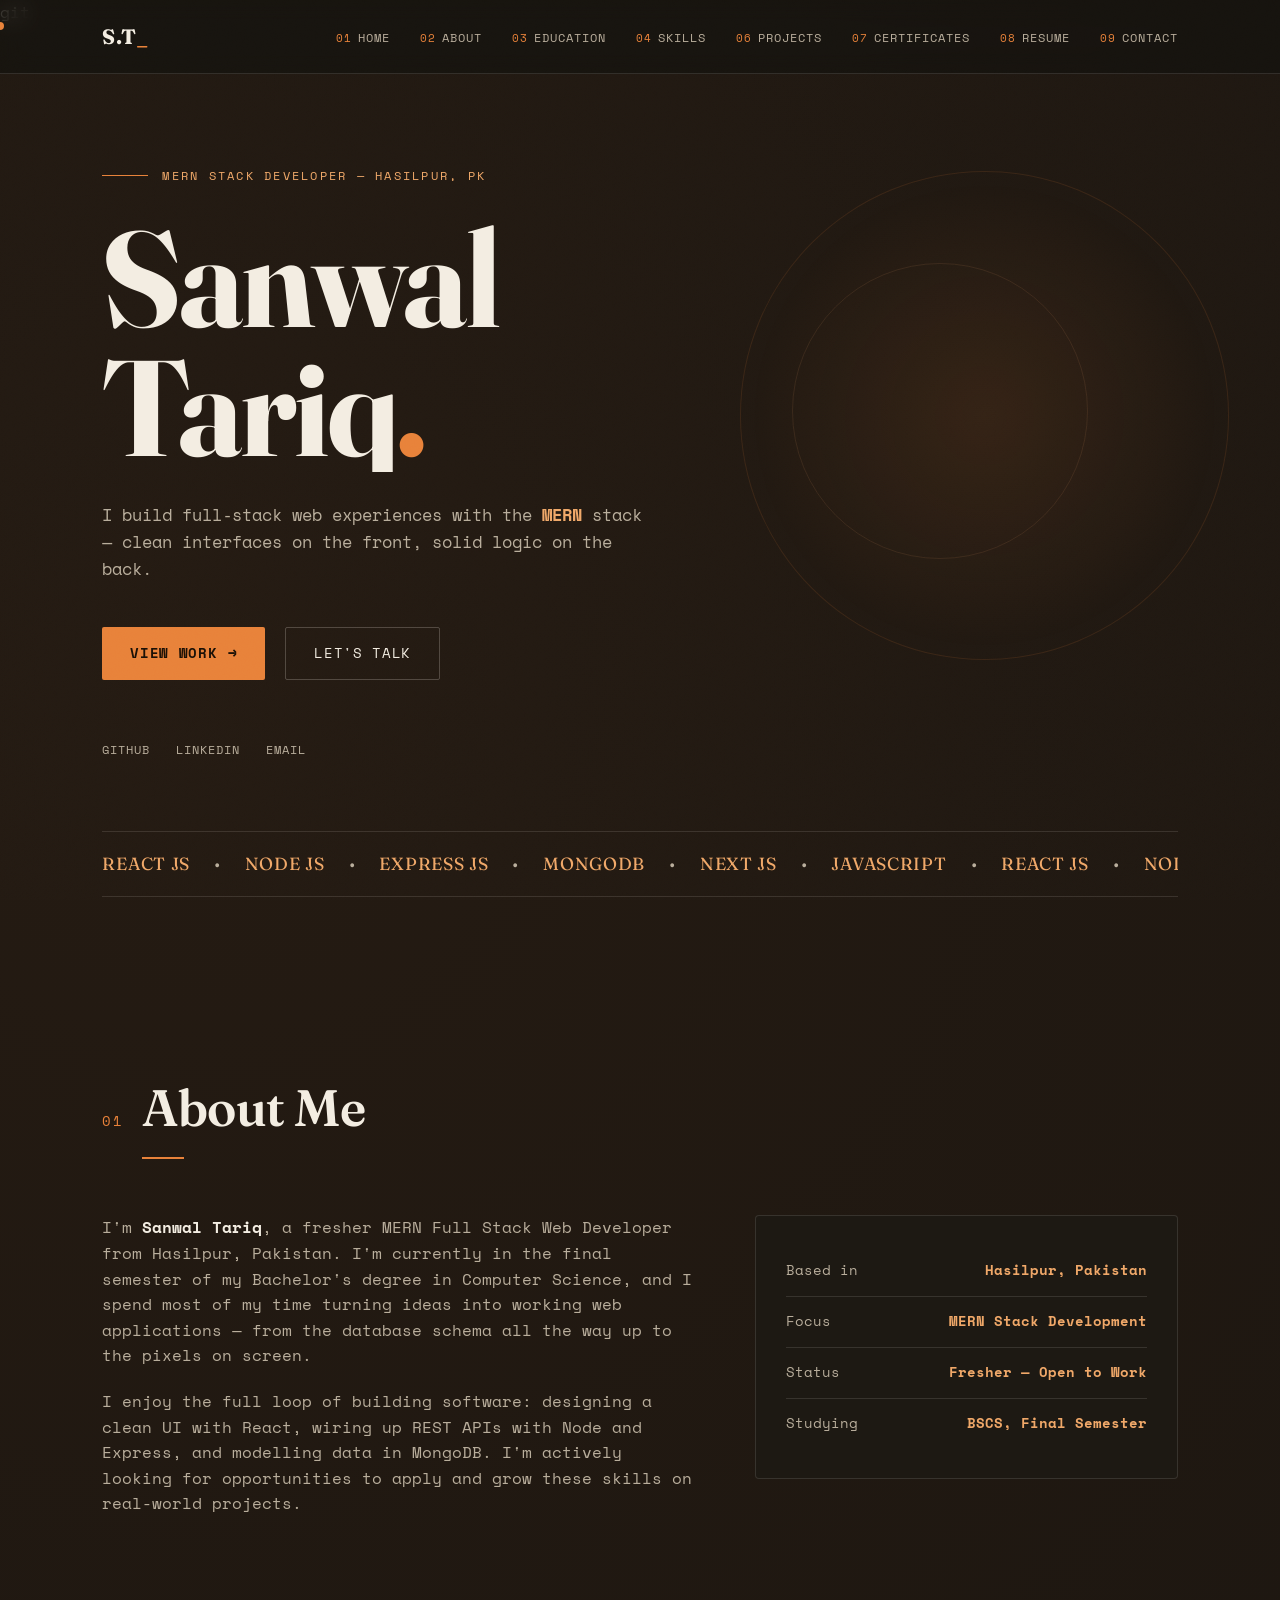
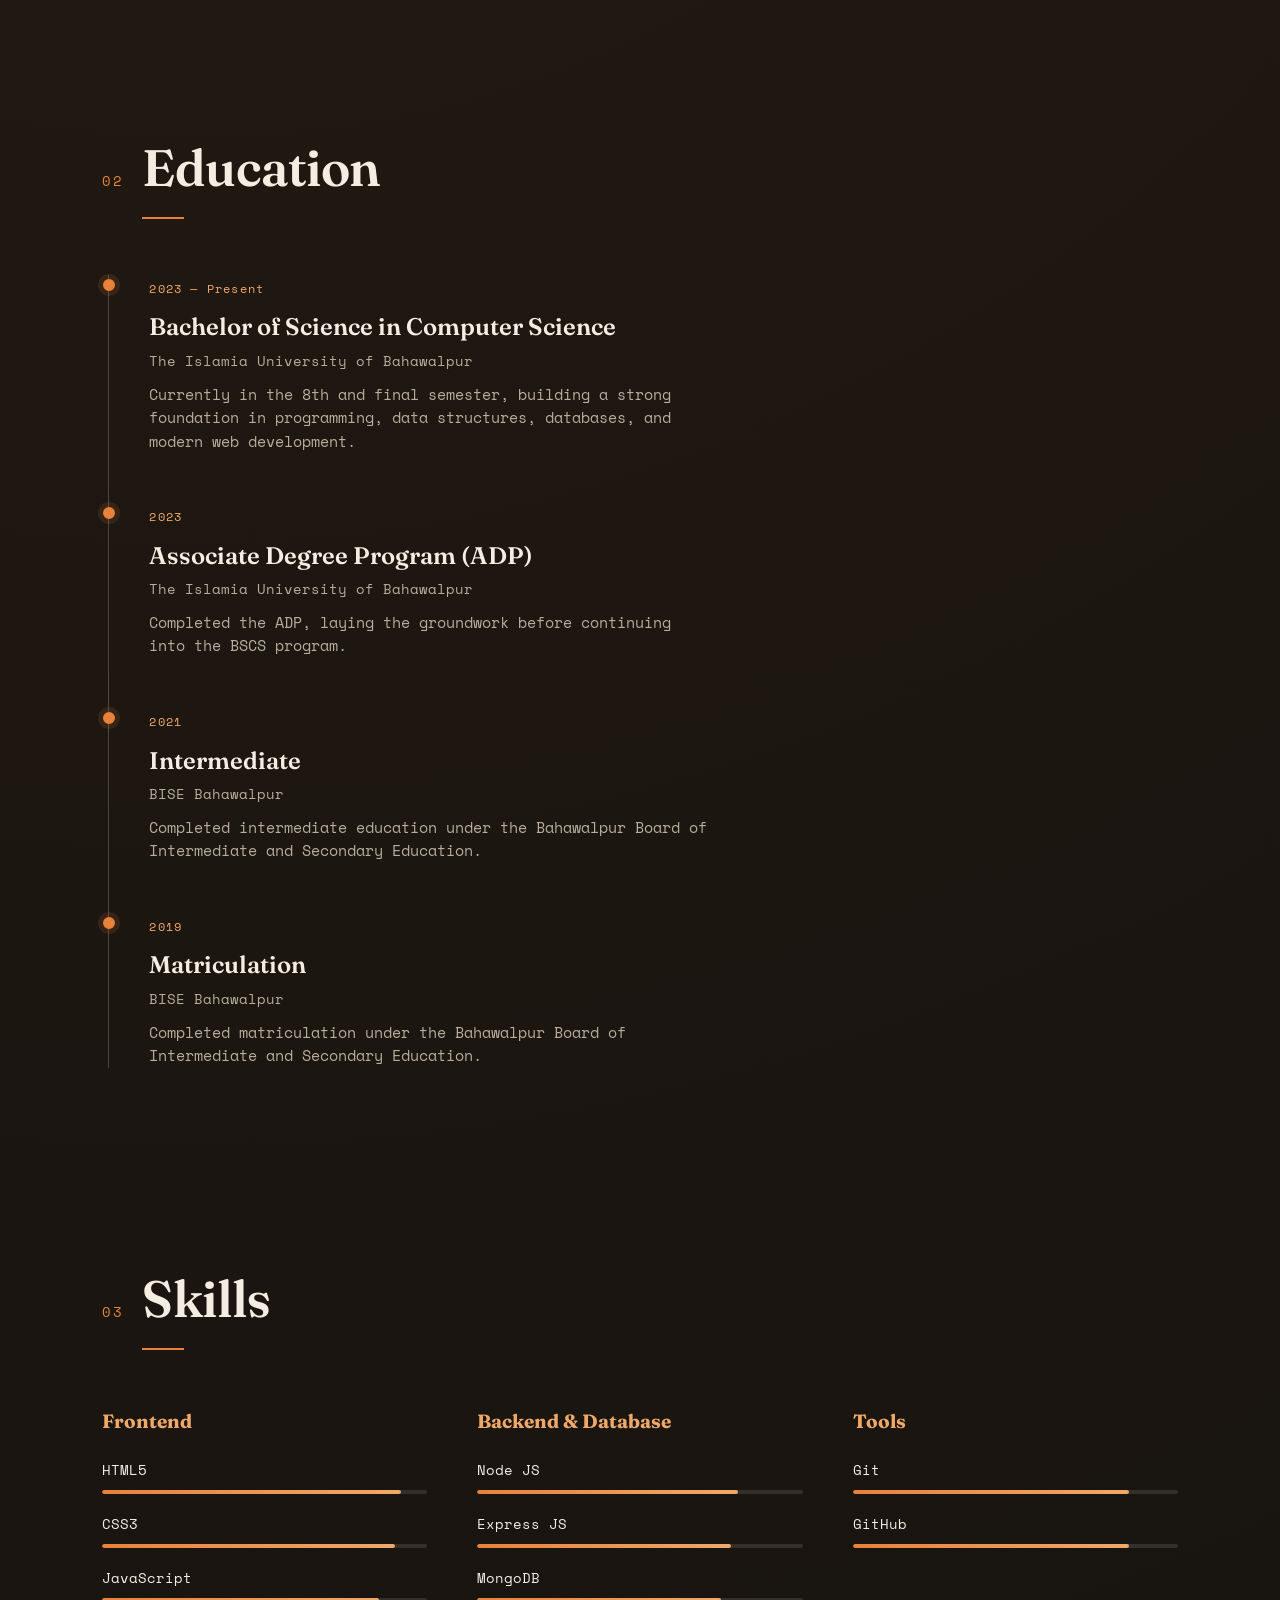
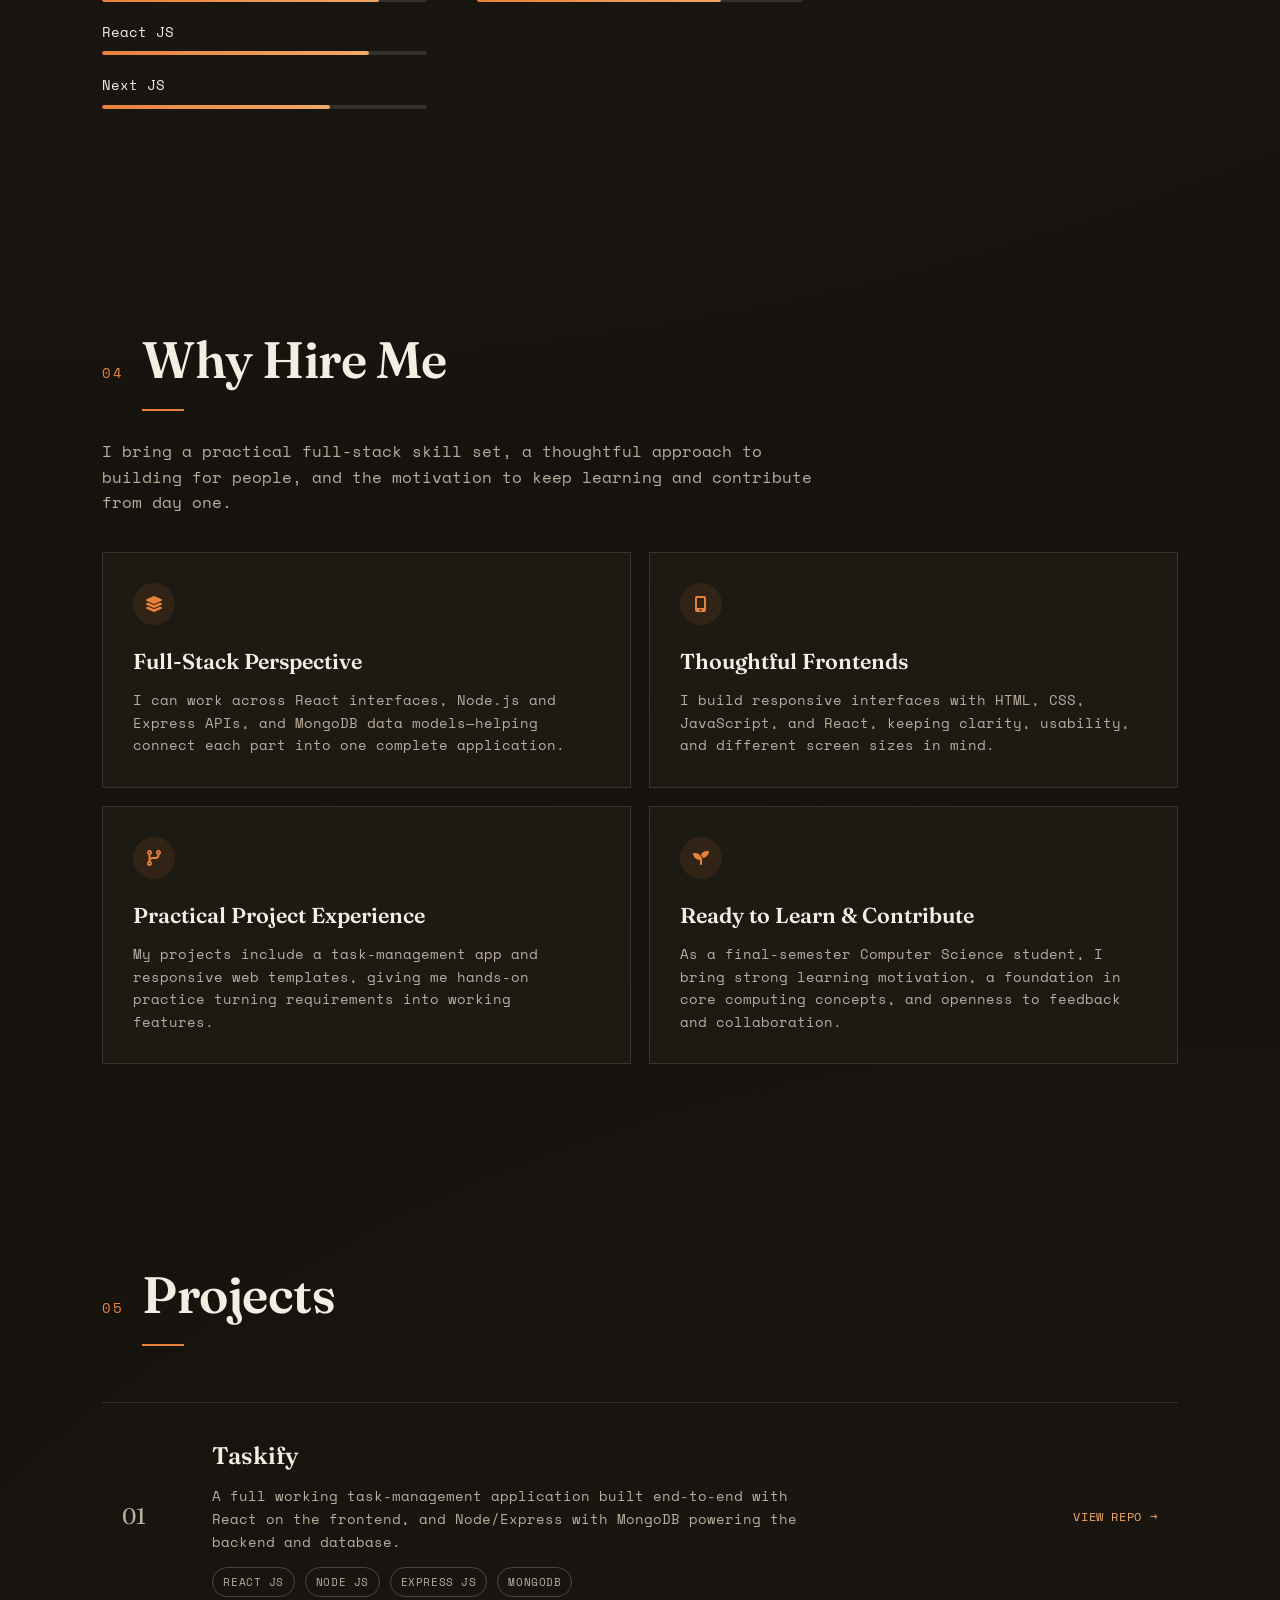
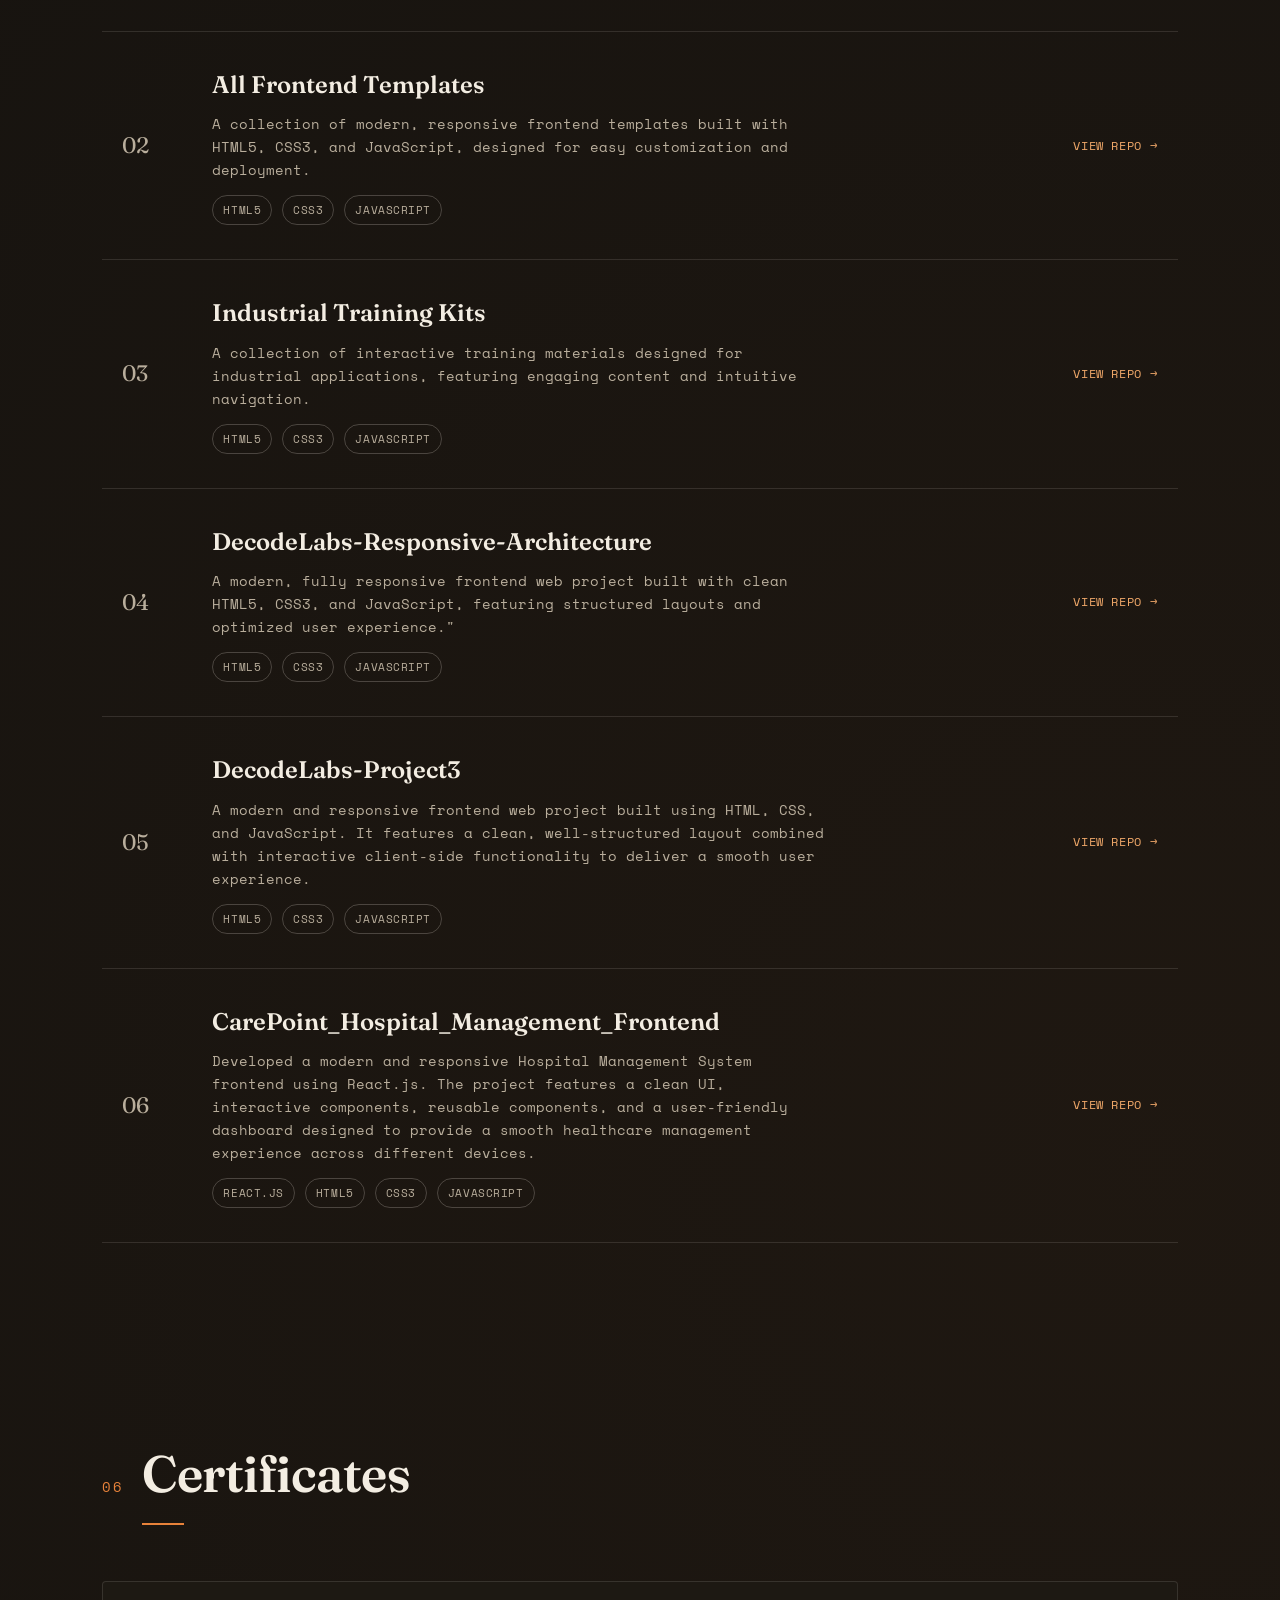
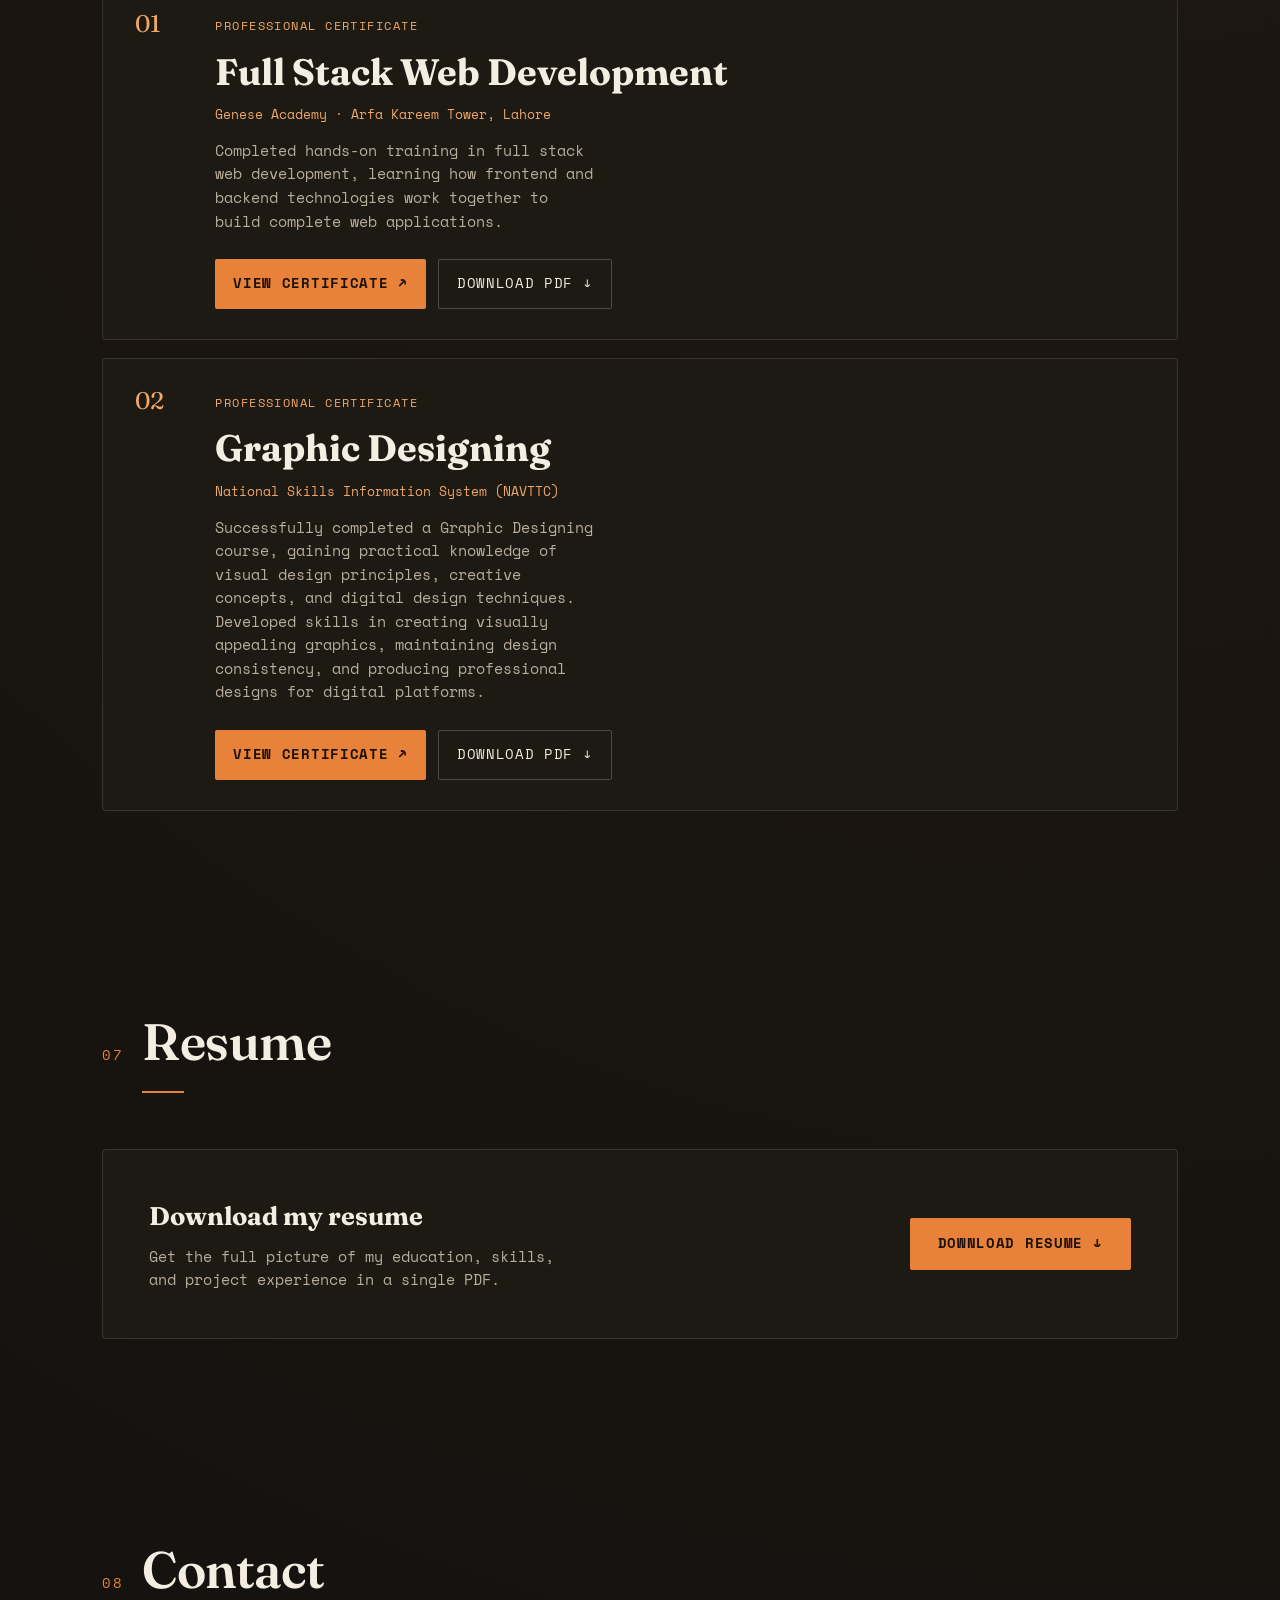
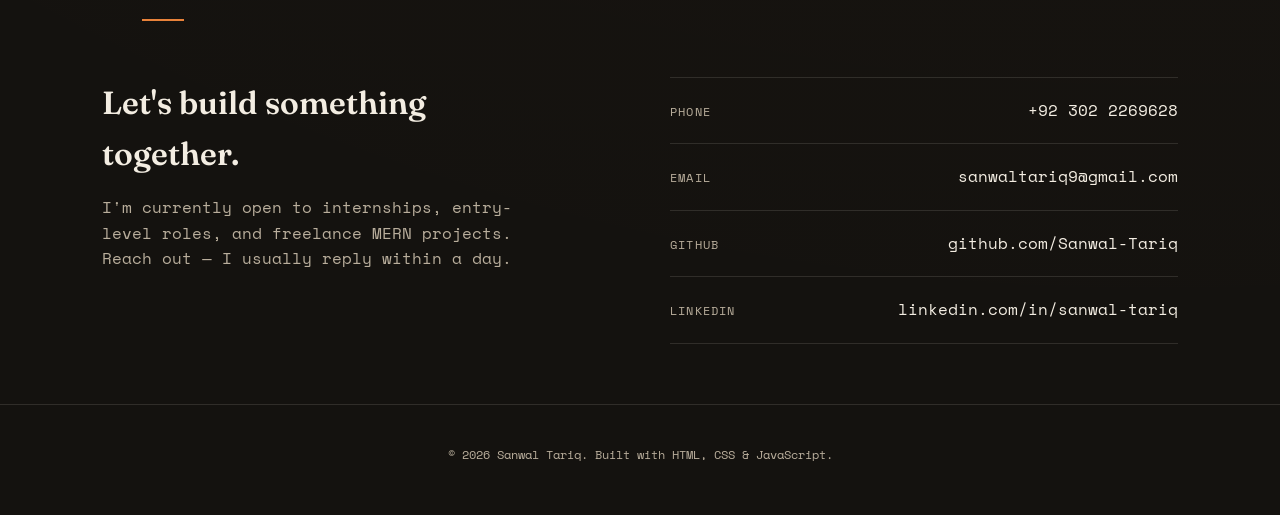
<file: index.html>
<!DOCTYPE html>git
<html lang="en">

<head>
    <meta charset="UTF-8" />
    <meta name="viewport" content="width=device-width, initial-scale=1.0" />
    <title>Sanwal Tariq — MERN Full Stack Developer</title>
    <meta name="description" content="Portfolio of Sanwal Tariq, a MERN Full Stack Web Developer." />
    <link rel="preconnect" href="https://fonts.googleapis.com">
    <link rel="preconnect" href="https://fonts.gstatic.com" crossorigin>
    <link
        href="https://fonts.googleapis.com/css2?family=Fraunces:ital,opsz,wght@0,9..144,300;0,9..144,500;0,9..144,600;0,9..144,700;1,9..144,500&family=Space+Mono:wght@400;700&display=swap"
        rel="stylesheet">
    <link rel="stylesheet" href="index.css" />
    <link rel="stylesheet" href="https://cdnjs.cloudflare.com/ajax/libs/font-awesome/6.0.0-beta3/css/all.min.css" />
</head>

<body>

    <div class="noise-overlay"></div>
    <div class="scroll-progress" id="scrollProgress" aria-hidden="true"></div>

    <!-- Custom cursor dot -->
    <div class="cursor-dot" id="cursorDot"></div>

    <header class="nav-wrap">
        <nav class="nav">
            <a href="#home" class="logo">S.T<span class="logo-dot">_</span></a>
            <button class="nav-toggle" id="navToggle" aria-label="Toggle navigation">
                <span></span><span></span><span></span>
            </button>
            <ul class="nav-links" id="navLinks">
                <li><a href="#home" data-idx="01">Home</a></li>
                <li><a href="#about" data-idx="02">About</a></li>
                <li><a href="#education" data-idx="03">Education</a></li>
                <li><a href="#skills" data-idx="04">Skills</a></li>
                <li><a href="#projects" data-idx="06">Projects</a></li>
                <li><a href="#certificates" data-idx="07">Certificates</a></li>
                <li><a href="#resume" data-idx="08">Resume</a></li>
                <li><a href="#contact" data-idx="09">Contact</a></li>
            </ul>
        </nav>
    </header>

    <main>

        <!-- HERO -->
        <section id="home" class="hero">
            <div class="hero-grid">
                <div class="hero-tag reveal">
                    <span class="tag-line"></span>
                    <p>MERN STACK DEVELOPER — HASILPUR, PK</p>
                </div>

                <h1 class="hero-title">
                    <span class="line reveal"><span class="line-inner">Sanwal</span></span>
                    <span class="line reveal"><span class="line-inner">Tariq<span
                                class="hero-accent">.</span></span></span>
                </h1>

                <p class="hero-sub reveal">
                    I build full‑stack web experiences with the
                    <span class="highlight">MERN</span> stack — clean interfaces on the
                    front, solid logic on the back.
                </p>

                <div class="hero-actions reveal">
                    <a href="#projects" class="btn btn-primary">View Work <span class="btn-arrow">→</span></a>
                    <a href="#contact" class="btn btn-ghost">Let's Talk</a>
                </div>

                <div class="hero-socials reveal">
                    <a href="https://github.com/Sanwal-Tariq" target="_blank" rel="noopener noreferrer">GitHub</a>
                    <a href="https://www.linkedin.com/in/sanwal-tariq-004a3840a" target="_blank"
                        rel="noopener noreferrer">LinkedIn</a>
                    <a href="mailto:sanwaltariq9@gmail.com">Email</a>
                </div>
            </div>

            <div class="hero-marquee">
                <div class="marquee-track">
                    <span>REACT JS</span><span>•</span><span>NODE JS</span><span>•</span>
                    <span>EXPRESS JS</span><span>•</span><span>MONGODB</span><span>•</span>
                    <span>NEXT JS</span><span>•</span><span>JAVASCRIPT</span><span>•</span>
                    <span>REACT JS</span><span>•</span><span>NODE JS</span><span>•</span>
                    <span>EXPRESS JS</span><span>•</span><span>MONGODB</span><span>•</span>
                    <span>NEXT JS</span><span>•</span><span>JAVASCRIPT</span><span>•</span>
                </div>
            </div>
        </section>

        <!-- ABOUT -->
        <section id="about" class="about section">
            <div class="section-head">
                <span class="section-num">01</span>
                <h2>About Me</h2>
            </div>
            <div class="about-grid">
                <div class="about-copy">
                    <p>
                        I'm <strong>Sanwal Tariq</strong>, a fresher MERN Full Stack Web
                        Developer from Hasilpur, Pakistan. I'm currently in the final
                        semester of my Bachelor's degree in Computer Science, and I spend
                        most of my time turning ideas into working web applications —
                        from the database schema all the way up to the pixels on screen.
                    </p>
                    <p>
                        I enjoy the full loop of building software: designing a clean UI
                        with React, wiring up REST APIs with Node and Express, and
                        modelling data in MongoDB. I'm actively looking for opportunities
                        to apply and grow these skills on real-world projects.
                    </p>
                </div>
                <div class="about-card">
                    <div class="about-card-row"><span>Based in</span><strong>Hasilpur, Pakistan</strong></div>
                    <div class="about-card-row"><span>Focus</span><strong>MERN Stack Development</strong></div>
                    <div class="about-card-row"><span>Status</span><strong>Fresher — Open to Work</strong></div>
                    <div class="about-card-row"><span>Studying</span><strong>BSCS, Final Semester</strong></div>
                </div>
            </div>
        </section>

        <!-- EDUCATION -->
        <section id="education" class="education section">
            <div class="section-head">
                <span class="section-num">02</span>
                <h2>Education</h2>
            </div>

            <div class="timeline">

                <div class="timeline-item reveal">
                    <div class="timeline-dot"></div>
                    <div class="timeline-content">
                        <span class="timeline-year">2023 — Present</span>
                        <h3>Bachelor of Science in Computer Science</h3>
                        <p class="timeline-place">The Islamia University of Bahawalpur</p>
                        <p class="timeline-desc">Currently in the 8th and final semester, building a strong foundation
                            in programming, data structures, databases, and modern web development.</p>
                    </div>
                </div>

                <div class="timeline-item reveal">
                    <div class="timeline-dot"></div>
                    <div class="timeline-content">
                        <span class="timeline-year">2023</span>
                        <h3>Associate Degree Program (ADP)</h3>
                        <p class="timeline-place">The Islamia University of Bahawalpur</p>
                        <p class="timeline-desc">Completed the ADP, laying the groundwork before continuing into the
                            BSCS program.</p>
                    </div>
                </div>

                <div class="timeline-item reveal">
                    <div class="timeline-dot"></div>
                    <div class="timeline-content">
                        <span class="timeline-year">2021</span>
                        <h3>Intermediate</h3>
                        <p class="timeline-place">BISE Bahawalpur</p>
                        <p class="timeline-desc">Completed intermediate education under the Bahawalpur Board of
                            Intermediate and Secondary Education.</p>
                    </div>
                </div>

                <div class="timeline-item reveal">
                    <div class="timeline-dot"></div>
                    <div class="timeline-content">
                        <span class="timeline-year">2019</span>
                        <h3>Matriculation</h3>
                        <p class="timeline-place">BISE Bahawalpur</p>
                        <p class="timeline-desc">Completed matriculation under the Bahawalpur Board of Intermediate and
                            Secondary Education.</p>
                    </div>
                </div>

            </div>
        </section>

        <!-- SKILLS -->
        <section id="skills" class="skills section">
            <div class="section-head">
                <span class="section-num">03</span>
                <h2>Skills</h2>
            </div>

            <div class="skills-columns">
                <div class="skill-group reveal">
                    <h3>Frontend</h3>
                    <ul class="skill-list">
                        <li><span>HTML5</span>
                            <div class="bar">
                                <div class="bar-fill" style="--level:92%"></div>
                            </div>
                        </li>
                        <li><span>CSS3</span>
                            <div class="bar">
                                <div class="bar-fill" style="--level:90%"></div>
                            </div>
                        </li>
                        <li><span>JavaScript</span>
                            <div class="bar">
                                <div class="bar-fill" style="--level:85%"></div>
                            </div>
                        </li>
                        <li><span>React JS</span>
                            <div class="bar">
                                <div class="bar-fill" style="--level:82%"></div>
                            </div>
                        </li>
                        <li><span>Next JS</span>
                            <div class="bar">
                                <div class="bar-fill" style="--level:70%"></div>
                            </div>
                        </li>
                    </ul>
                </div>

                <div class="skill-group reveal">
                    <h3>Backend &amp; Database</h3>
                    <ul class="skill-list">
                        <li><span>Node JS</span>
                            <div class="bar">
                                <div class="bar-fill" style="--level:80%"></div>
                            </div>
                        </li>
                        <li><span>Express JS</span>
                            <div class="bar">
                                <div class="bar-fill" style="--level:78%"></div>
                            </div>
                        </li>
                        <li><span>MongoDB</span>
                            <div class="bar">
                                <div class="bar-fill" style="--level:75%"></div>
                            </div>
                        </li>
                    </ul>
                </div>

                <div class="skill-group reveal">
                    <h3>Tools</h3>
                    <ul class="skill-list">
                        <li><span>Git</span>
                            <div class="bar">
                                <div class="bar-fill" style="--level:85%"></div>
                            </div>
                        </li>
                        <li><span>GitHub</span>
                            <div class="bar">
                                <div class="bar-fill" style="--level:85%"></div>
                            </div>
                        </li>
                    </ul>
                </div>
            </div>
        </section>

        <!-- WHY HIRE ME -->
        <section id="why-hire-me" class="why-hire section">
            <div class="section-head">
                <span class="section-num">04</span>
                <h2>Why Hire Me</h2>
            </div>

            <p class="why-hire-intro reveal">
                I bring a practical full-stack skill set, a thoughtful approach to building for people, and the
                motivation to keep learning and contribute from day one.
            </p>

            <div class="why-hire-grid">
                <article class="why-hire-card reveal">
                    <span class="why-hire-icon" aria-hidden="true"><i class="fas fa-layer-group"></i></span>
                    <h3>Full-Stack Perspective</h3>
                    <p>I can work across React interfaces, Node.js and Express APIs, and MongoDB data models—helping
                        connect each part into one complete application.</p>
                </article>
                <article class="why-hire-card reveal">
                    <span class="why-hire-icon" aria-hidden="true"><i class="fas fa-mobile-alt"></i></span>
                    <h3>Thoughtful Frontends</h3>
                    <p>I build responsive interfaces with HTML, CSS, JavaScript, and React, keeping clarity,
                        usability, and different screen sizes in mind.</p>
                </article>
                <article class="why-hire-card reveal">
                    <span class="why-hire-icon" aria-hidden="true"><i class="fas fa-code-branch"></i></span>
                    <h3>Practical Project Experience</h3>
                    <p>My projects include a task-management app and responsive web templates, giving me hands-on
                        practice turning requirements into working features.</p>
                </article>
                <article class="why-hire-card reveal">
                    <span class="why-hire-icon" aria-hidden="true"><i class="fas fa-seedling"></i></span>
                    <h3>Ready to Learn &amp; Contribute</h3>
                    <p>As a final-semester Computer Science student, I bring strong learning motivation, a foundation
                        in core computing concepts, and openness to feedback and collaboration.</p>
                </article>
            </div>
        </section>

        <!-- PROJECTS -->
        <section id="projects" class="projects section">
            <div class="section-head">
                <span class="section-num">05</span>
                <h2>Projects</h2>
            </div>

            <div class="project-list">

                <a class="project-item reveal" href="https://github.com/Sanwal-Tariq/Taskify-Project" target="_blank"
                    rel="noopener noreferrer">
                    <div class="project-index">01</div>
                    <div class="project-body">
                        <h3>Taskify</h3>
                        <p>A full working task-management application built end-to-end with React on the frontend, and
                            Node/Express with MongoDB powering the backend and database.</p>
                        <div class="project-tags">
                            <span>React JS</span><span>Node JS</span><span>Express JS</span><span>MongoDB</span>
                        </div>
                    </div>
                    <div class="project-link">View Repo <span class="btn-arrow">→</span></div>
                </a>

                <a class="project-item reveal" href="https://github.com/Sanwal-Tariq/My-Frontend--Templates"
                    target="_blank" rel="noopener noreferrer">
                    <div class="project-index">02</div>
                    <div class="project-body">
                        <h3>All Frontend Templates</h3>
                        <p>A collection of modern, responsive frontend templates built with HTML5, CSS3, and JavaScript,
                            designed for easy customization and deployment.</p>
                        <div class="project-tags">
                            <span>HTML5</span><span>CSS3</span><span>JavaScript</span>
                        </div>
                    </div>
                    <div class="project-link">View Repo <span class="btn-arrow">→</span></div>
                </a>

                <a class="project-item reveal" href="https://github.com/Sanwal-Tariq/Industrial-Training-kit-Project"
                    target="_blank" rel="noopener noreferrer">
                    <div class="project-index">03</div>
                    <div class="project-body">
                        <h3>Industrial Training Kits</h3>
                        <p>A collection of interactive training materials designed for industrial applications,
                            featuring engaging content and intuitive navigation.</p>
                        <div class="project-tags">
                            <span>HTML5</span><span>CSS3</span><span>JavaScript</span>
                        </div>
                    </div>
                    <div class="project-link">View Repo <span class="btn-arrow">→</span></div>
                </a>

                <a class="project-item reveal" href="https://github.com/Sanwal-Tariq/DecodeLabs-Responsive-Architecture"
                    target="_blank" rel="noopener noreferrer">
                    <div class="project-index">04</div>
                    <div class="project-body">
                        <h3>DecodeLabs-Responsive-Architecture</h3>
                        <p>A modern, fully responsive frontend web project built with clean HTML5, CSS3, and JavaScript,
                            featuring structured layouts and optimized user experience."</p>
                        <div class="project-tags">
                            <span>HTML5</span><span>CSS3</span><span>JavaScript</span>
                        </div>
                    </div>
                    <div class="project-link">View Repo <span class="btn-arrow">→</span></div>
                </a>

                <a class="project-item reveal" href="https://github.com/Sanwal-Tariq/DecodeLabs-Project3"
                    target="_blank" rel="noopener noreferrer">
                    <div class="project-index">05</div>
                    <div class="project-body">
                        <h3>DecodeLabs-Project3</h3>
                        <p>A modern and responsive frontend web project built using HTML, CSS, and JavaScript. It
                            features a clean, well-structured layout combined with interactive client-side functionality
                            to deliver a smooth user experience.</p>
                        <div class="project-tags">
                            <span>HTML5</span><span>CSS3</span><span>JavaScript</span>
                        </div>
                    </div>
                    <div class="project-link">View Repo <span class="btn-arrow">→</span></div>
                </a>

                <a class="project-item reveal" href="https://github.com/Sanwal-Tariq/hospital-management-frontend"
                    target="_blank" rel="noopener noreferrer">
                    <div class="project-index">06</div>
                    <div class="project-body">
                        <h3>CarePoint_Hospital_Management_Frontend</h3>
                        <p>Developed a modern and responsive Hospital Management System frontend using React.js. The project features a clean UI, interactive components, reusable components, and a user-friendly dashboard designed to provide a smooth healthcare management experience across different devices.</p>
                        <div class="project-tags">
                            <span>React.js</span><span>HTML5</span><span>CSS3</span><span>JavaScript</span>
                        </div>
                    </div>
                    <div class="project-link">View Repo <span class="btn-arrow">→</span></div>
                </a>

            </div>
        </section>

        <!-- CERTIFICATES -->
        <section id="certificates" class="certificates section">
            <div class="section-head">
                <span class="section-num">06</span>
                <h2>Certificates</h2>
            </div>

            <div class="certificate-card reveal">
                <div class="certificate-copy">
                    <span class="certificate-number">01</span>
                    <div class="certificate-details">
                        <span class="certificate-label">Professional Certificate</span>
                        <h3>Full Stack Web Development</h3>
                        <p class="certificate-provider">Genese Academy · Arfa Kareem Tower, Lahore</p>
                        <p>
                            Completed hands-on training in full stack web development, learning how frontend and backend
                            technologies work together to build complete web applications.
                        </p>
                        <div class="certificate-actions">
                            <a class="btn btn-primary" href="./Full_Stack_Web_Development_Certificate.pdf"
                                target="_blank" rel="noopener noreferrer">
                                View Certificate <span class="btn-arrow">↗</span>
                            </a>
                            <a class="btn btn-ghost" href="./Full_Stack_Web_Development_Certificate.pdf" download>
                                Download PDF <span class="btn-arrow">↓</span>
                            </a>
                        </div>
                    </div>
                </div>

                <div class="certificate-copy">
                    <span class="certificate-number">02</span>
                    <div class="certificate-details">
                        <span class="certificate-label">Professional Certificate</span>
                        <h3>Graphic Designing</h3>
                        <p class="certificate-provider">National Skills Information System (NAVTTC)</p>
                        <p>
                            Successfully completed a Graphic Designing course, gaining practical knowledge of visual design
                            principles, creative concepts, and digital design techniques. Developed skills in creating
                            visually appealing graphics, maintaining design consistency, and producing professional
                            designs for digital platforms.
                        </p>
                        <div class="certificate-actions">
                            <a class="btn btn-primary" href="./Cerificate of Graphic Designing.pdf"
                                target="_blank" rel="noopener noreferrer">
                                View Certificate <span class="btn-arrow">↗</span>
                            </a>
                            <a class="btn btn-ghost" href="./Cerificate of Graphic Designing.pdf" download>
                                Download PDF <span class="btn-arrow">↓</span>
                            </a>
                        </div>
                    </div>
                </div>

            </div>
        </section>

        <!-- RESUME -->
        <section id="resume" class="resume section">
            <div class="section-head">
                <span class="section-num">07</span>
                <h2>Resume</h2>
            </div>
            <div class="resume-box reveal">
                <div class="resume-copy">
                    <h3>Download my resume</h3>
                    <p>Get the full picture of my education, skills, and project experience in a single PDF.</p>
                </div>
                <a class="btn btn-primary" href="./Sanwal_Tariq_Resume.docx" download>
                    Download Resume <span class="btn-arrow">↓</span>
                </a>
            </div>
        </section>

        <!-- CONTACT -->
        <section id="contact" class="contact section">
            <div class="section-head">
                <span class="section-num">08</span>
                <h2>Contact</h2>
            </div>

            <div class="contact-grid">
                <div class="contact-intro reveal">
                    <h3>Let's build something together.</h3>
                    <p>I'm currently open to internships, entry-level roles, and freelance MERN projects. Reach out — I
                        usually reply within a day.</p>
                </div>

                <ul class="contact-list reveal">
                    <li>
                        <span class="contact-label">Phone</span>
                        <a href="tel:+923022269628">+92 302 2269628</a>
                    </li>
                    <li>
                        <span class="contact-label">Email</span>
                        <a href="mailto:sanwaltariq9@gmail.com">sanwaltariq9@gmail.com</a>
                    </li>
                    <li>
                        <span class="contact-label">GitHub</span>
                        <a href="https://github.com/Sanwal-Tariq" target="_blank"
                            rel="noopener noreferrer">github.com/Sanwal-Tariq</a>
                    </li>
                    <li>
                        <span class="contact-label">LinkedIn</span>
                        <a href="https://www.linkedin.com/in/sanwal-tariq-004a3840a" target="_blank"
                            rel="noopener noreferrer">linkedin.com/in/sanwal-tariq</a>
                    </li>
                </ul>
            </div>
        </section>

    </main>

    <footer class="footer">
        <p>&copy; <span id="year"></span> Sanwal Tariq. Built with HTML, CSS &amp; JavaScript.</p>
    </footer>

    <script src="index.js"></script>
</body>

</html>
</file>
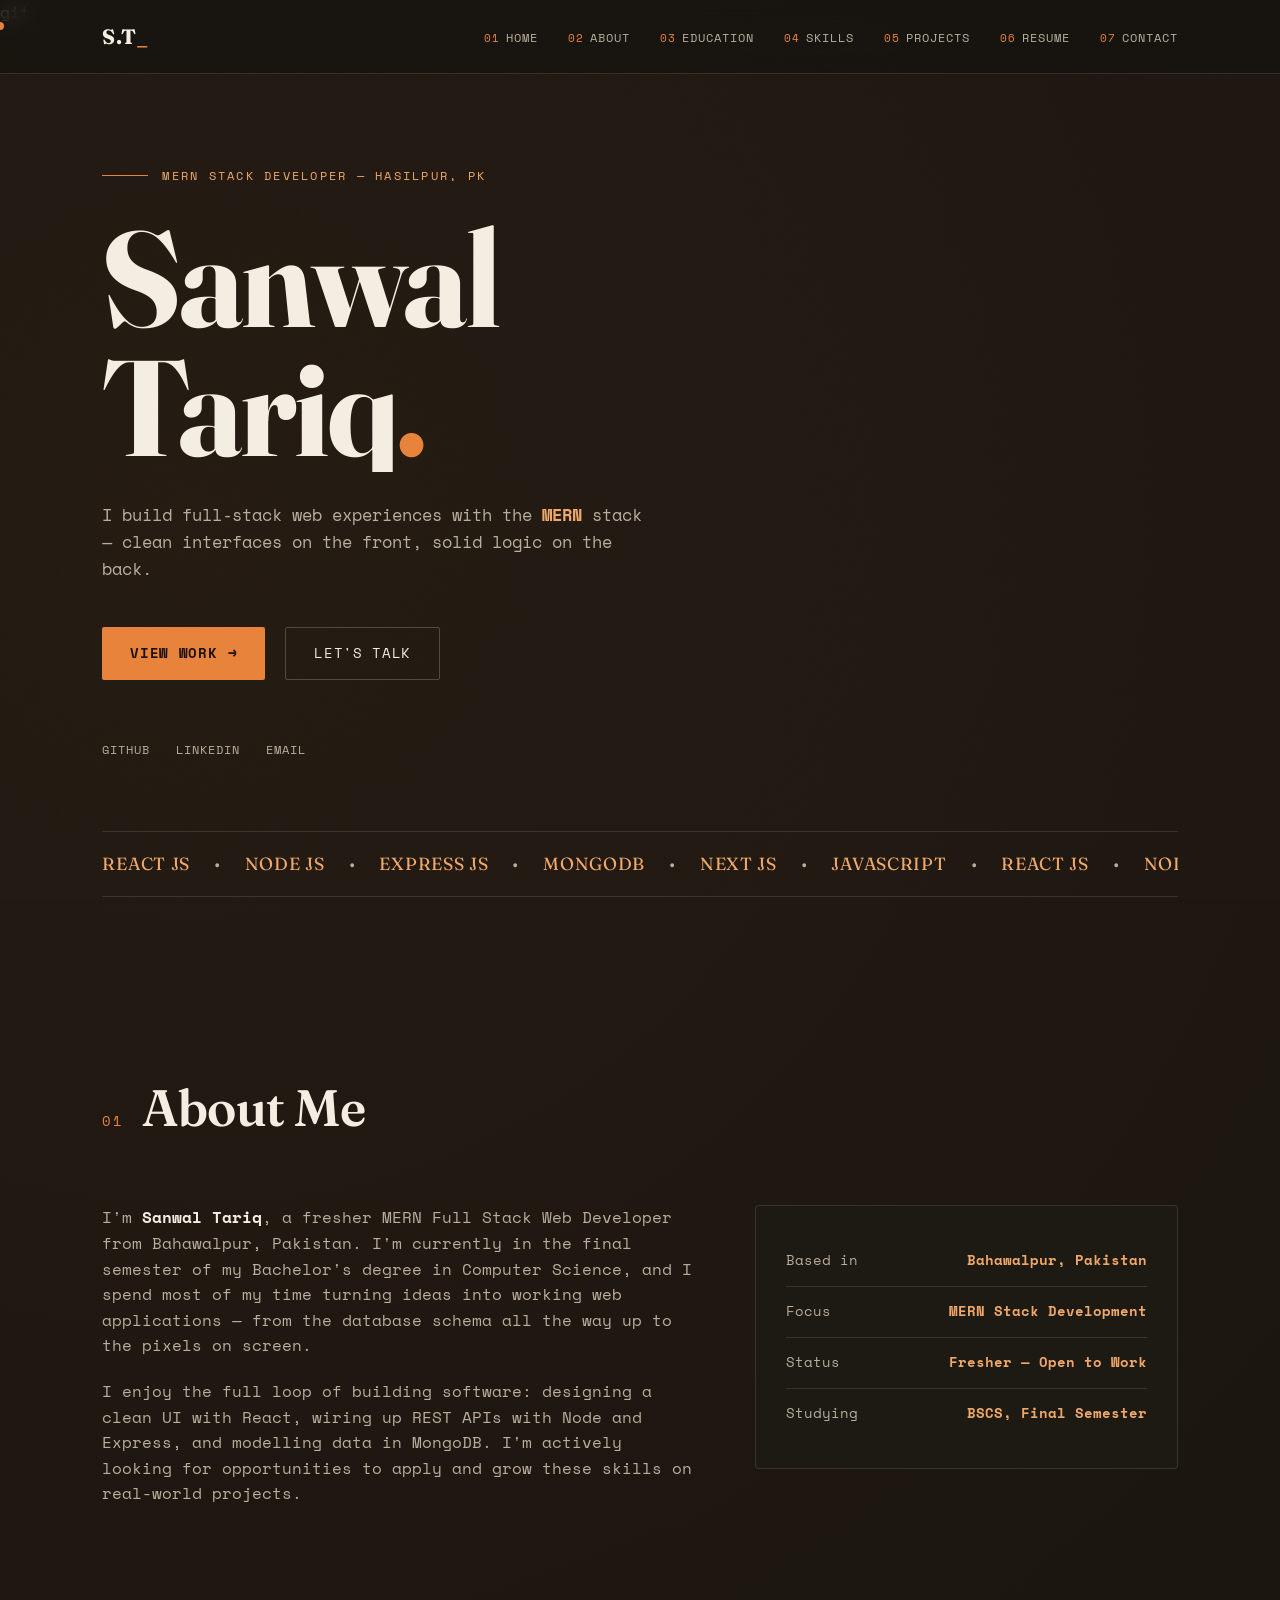
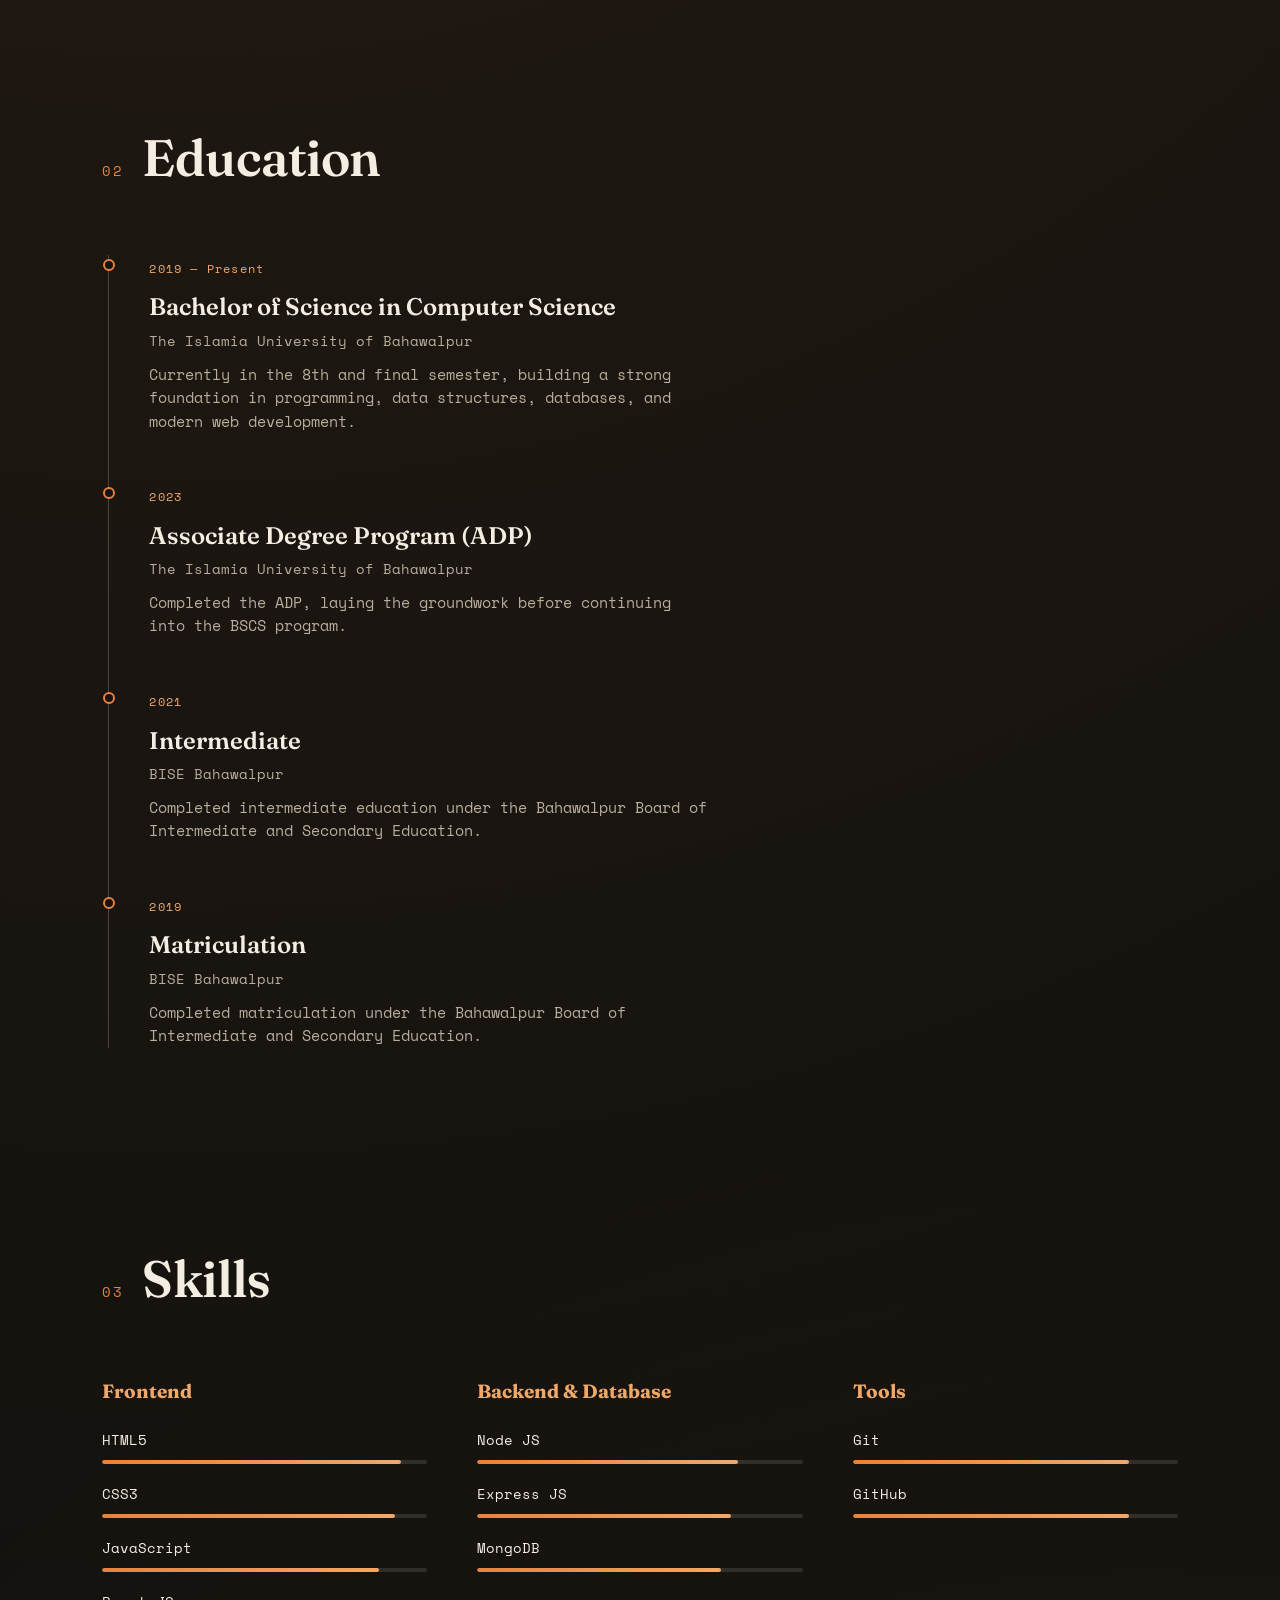
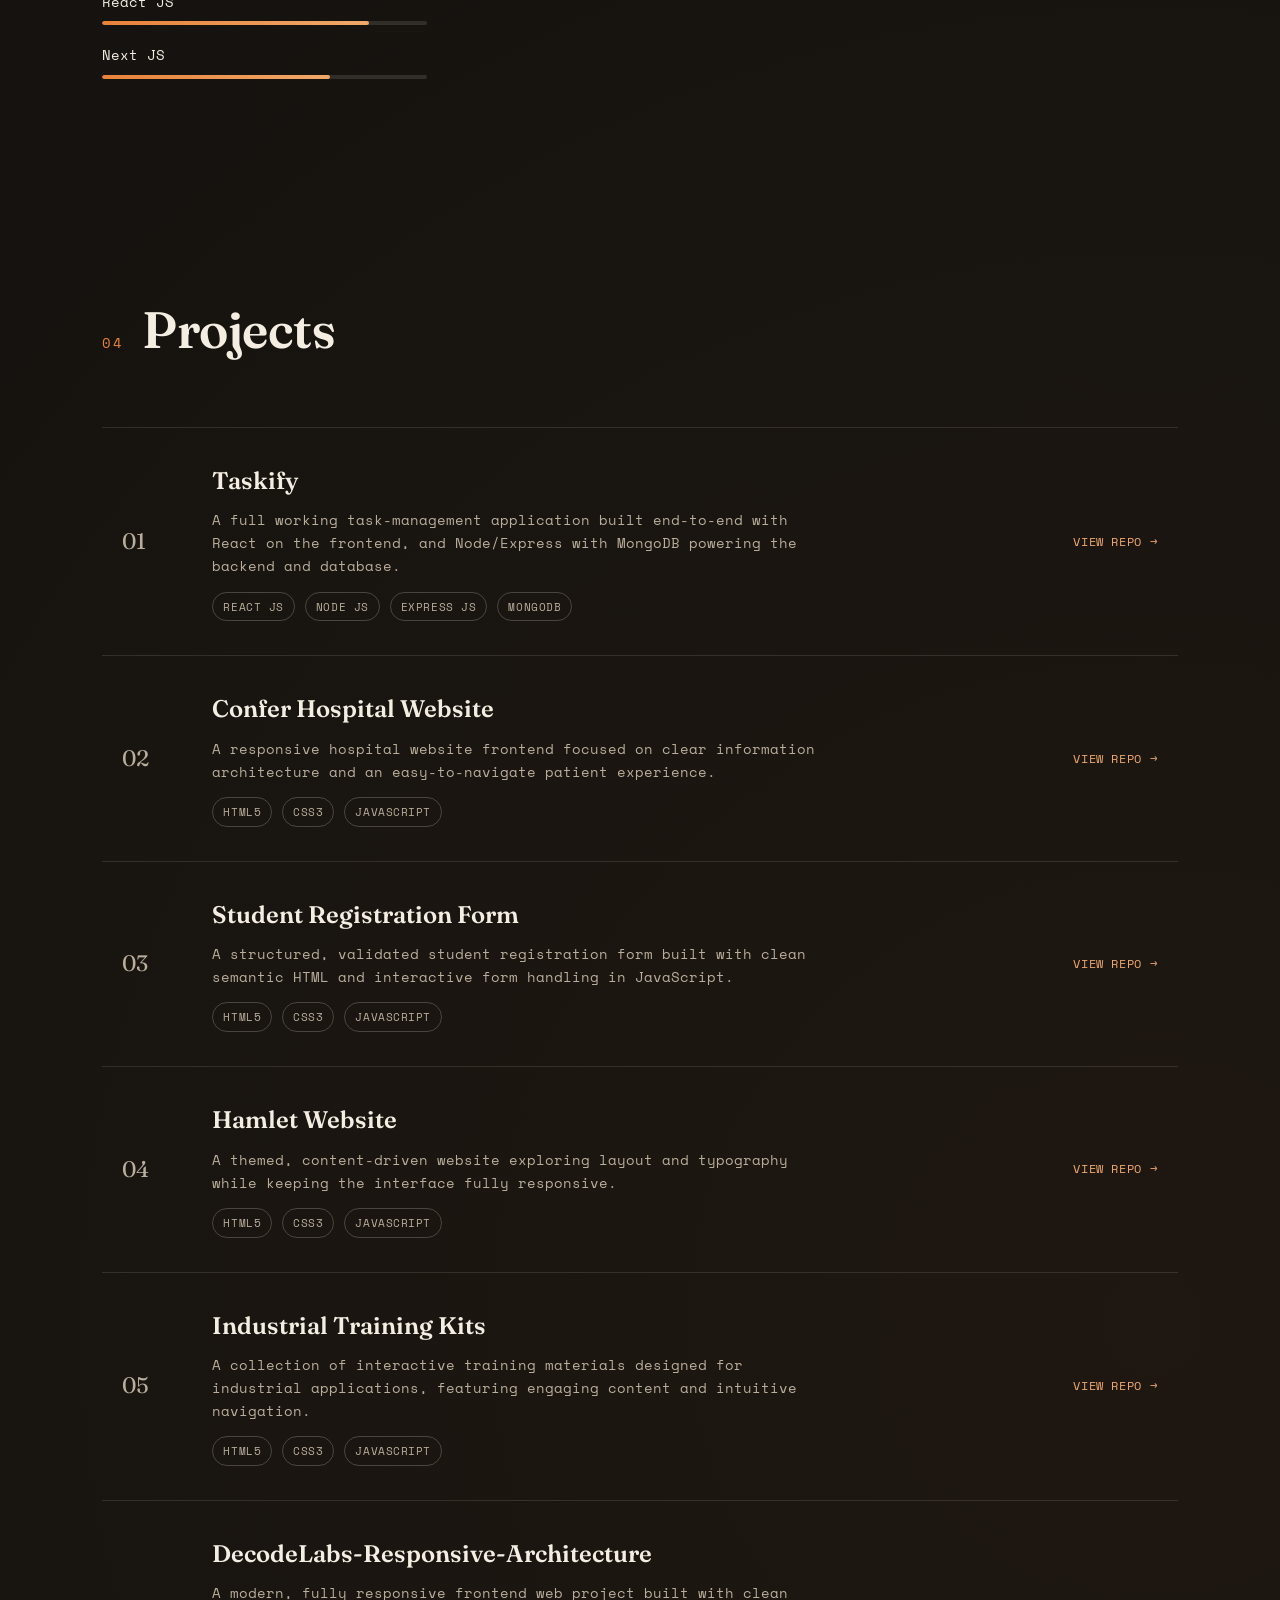
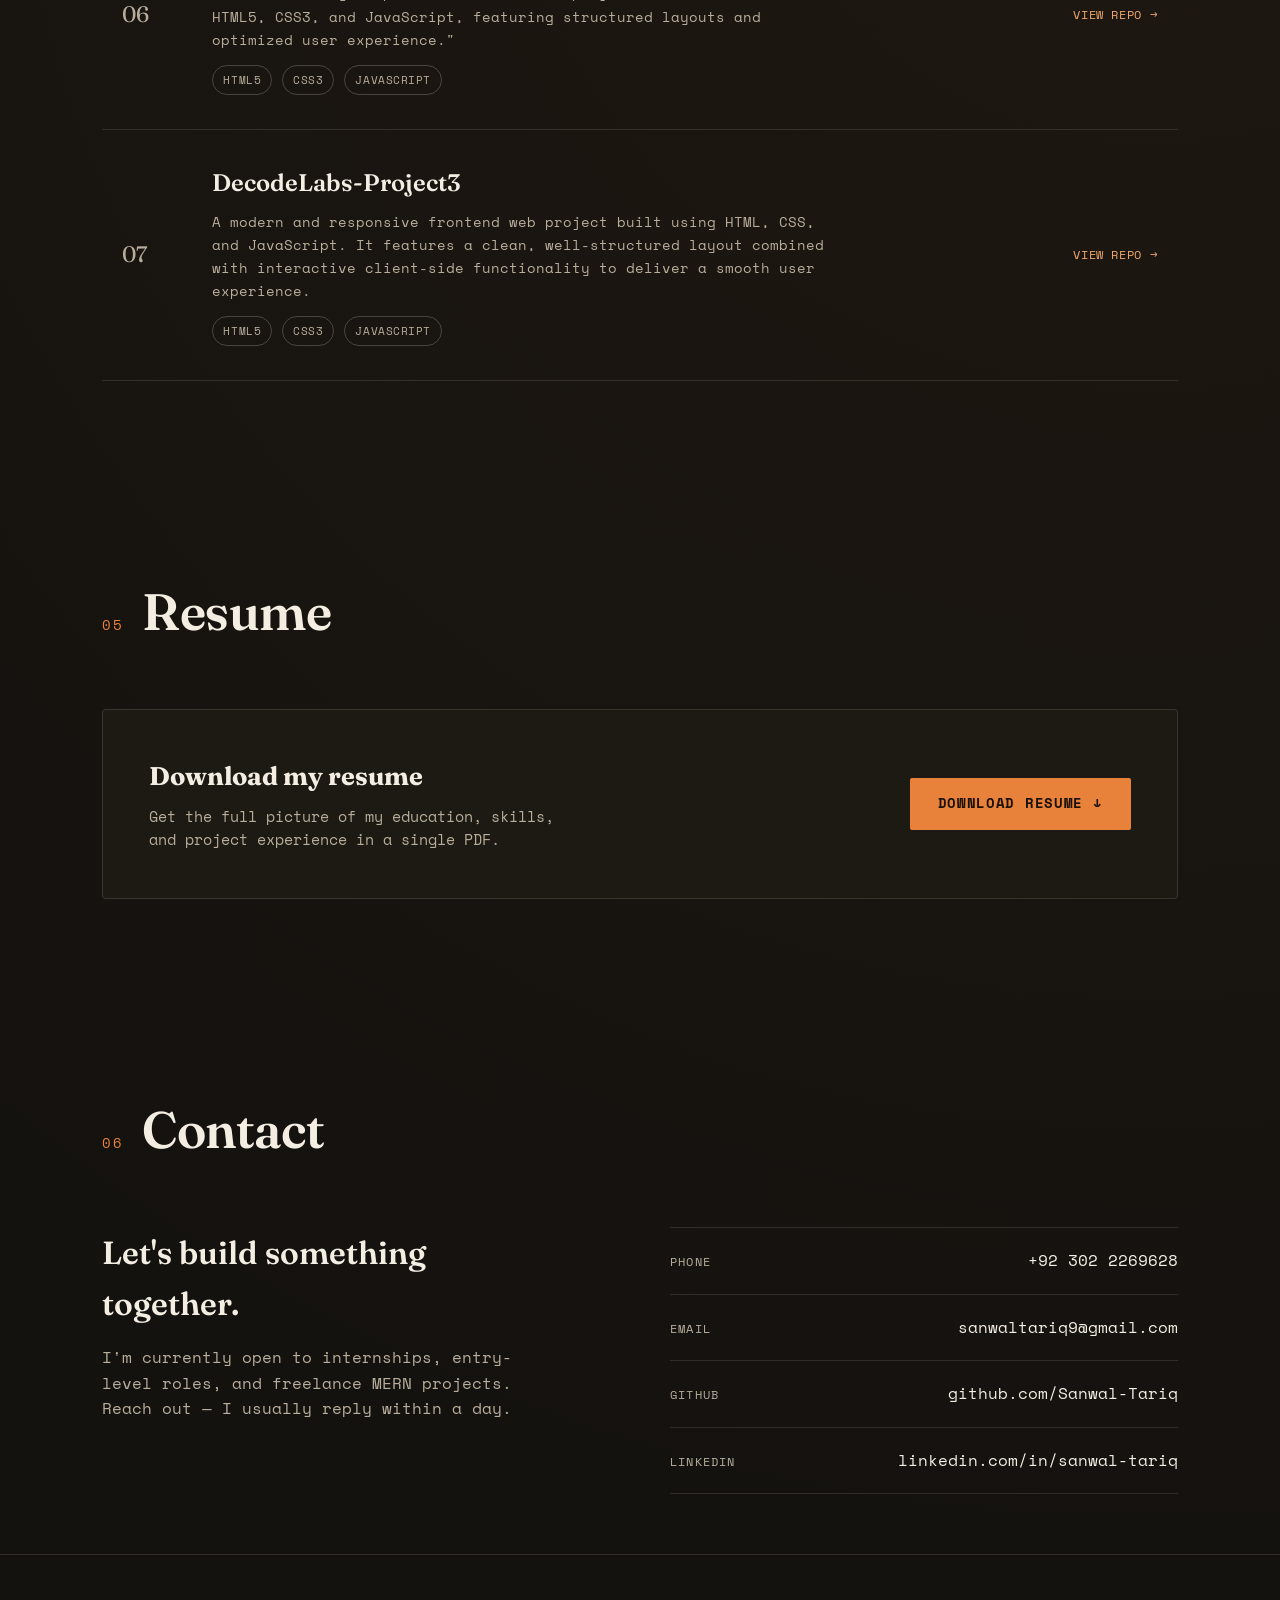
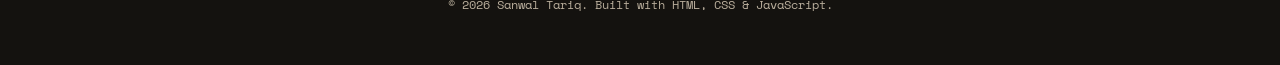
<file: portfolio.html>
<!DOCTYPE html>git
<html lang="en">

<head>
    <meta charset="UTF-8" />
    <meta name="viewport" content="width=device-width, initial-scale=1.0" />
    <title>Sanwal Tariq — MERN Full Stack Developer</title>
    <meta name="description" content="Portfolio of Sanwal Tariq, a MERN Full Stack Web Developer." />
    <link rel="preconnect" href="https://fonts.googleapis.com">
    <link rel="preconnect" href="https://fonts.gstatic.com" crossorigin>
    <link
        href="https://fonts.googleapis.com/css2?family=Fraunces:ital,opsz,wght@0,9..144,300;0,9..144,500;0,9..144,600;0,9..144,700;1,9..144,500&family=Space+Mono:wght@400;700&display=swap"
        rel="stylesheet">
    <link rel="stylesheet" href="portfolio.css" />
    <link rel="stylesheet" href="https://cdnjs.cloudflare.com/ajax/libs/font-awesome/6.0.0-beta3/css/all.min.css" />
</head>

<body>

    <div class="noise-overlay"></div>

    <!-- Custom cursor dot -->
    <div class="cursor-dot" id="cursorDot"></div>

    <header class="nav-wrap">
        <nav class="nav">
            <a href="#home" class="logo">S.T<span class="logo-dot">_</span></a>
            <button class="nav-toggle" id="navToggle" aria-label="Toggle navigation">
                <span></span><span></span><span></span>
            </button>
            <ul class="nav-links" id="navLinks">
                <li><a href="#home" data-idx="01">Home</a></li>
                <li><a href="#about" data-idx="02">About</a></li>
                <li><a href="#education" data-idx="03">Education</a></li>
                <li><a href="#skills" data-idx="04">Skills</a></li>
                <li><a href="#projects" data-idx="05">Projects</a></li>
                <li><a href="#resume" data-idx="06">Resume</a></li>
                <li><a href="#contact" data-idx="07">Contact</a></li>
            </ul>
        </nav>
    </header>

    <main>

        <!-- HERO -->
        <section id="home" class="hero">
            <div class="hero-grid">
                <div class="hero-tag reveal">
                    <span class="tag-line"></span>
                    <p>MERN STACK DEVELOPER — HASILPUR, PK</p>
                </div>

                <h1 class="hero-title">
                    <span class="line reveal"><span class="line-inner">Sanwal</span></span>
                    <span class="line reveal"><span class="line-inner">Tariq<span
                                class="hero-accent">.</span></span></span>
                </h1>

                <p class="hero-sub reveal">
                    I build full‑stack web experiences with the
                    <span class="highlight">MERN</span> stack — clean interfaces on the
                    front, solid logic on the back.
                </p>

                <div class="hero-actions reveal">
                    <a href="#projects" class="btn btn-primary">View Work <span class="btn-arrow">→</span></a>
                    <a href="#contact" class="btn btn-ghost">Let's Talk</a>
                </div>

                <div class="hero-socials reveal">
                    <a href="https://github.com/Sanwal-Tariq" target="_blank" rel="noopener noreferrer">GitHub</a>
                    <a href="https://www.linkedin.com/in/sanwal-tariq-004a3840a" target="_blank"
                        rel="noopener noreferrer">LinkedIn</a>
                    <a href="mailto:sanwaltariq9@gmail.com">Email</a>
                </div>
            </div>

            <div class="hero-marquee">
                <div class="marquee-track">
                    <span>REACT JS</span><span>•</span><span>NODE JS</span><span>•</span>
                    <span>EXPRESS JS</span><span>•</span><span>MONGODB</span><span>•</span>
                    <span>NEXT JS</span><span>•</span><span>JAVASCRIPT</span><span>•</span>
                    <span>REACT JS</span><span>•</span><span>NODE JS</span><span>•</span>
                    <span>EXPRESS JS</span><span>•</span><span>MONGODB</span><span>•</span>
                    <span>NEXT JS</span><span>•</span><span>JAVASCRIPT</span><span>•</span>
                </div>
            </div>
        </section>

        <!-- ABOUT -->
        <section id="about" class="about section">
            <div class="section-head">
                <span class="section-num">01</span>
                <h2>About Me</h2>
            </div>
            <div class="about-grid">
                <div class="about-copy">
                    <p>
                        I'm <strong>Sanwal Tariq</strong>, a fresher MERN Full Stack Web
                        Developer from Bahawalpur, Pakistan. I'm currently in the final
                        semester of my Bachelor's degree in Computer Science, and I spend
                        most of my time turning ideas into working web applications —
                        from the database schema all the way up to the pixels on screen.
                    </p>
                    <p>
                        I enjoy the full loop of building software: designing a clean UI
                        with React, wiring up REST APIs with Node and Express, and
                        modelling data in MongoDB. I'm actively looking for opportunities
                        to apply and grow these skills on real-world projects.
                    </p>
                </div>
                <div class="about-card">
                    <div class="about-card-row"><span>Based in</span><strong>Bahawalpur, Pakistan</strong></div>
                    <div class="about-card-row"><span>Focus</span><strong>MERN Stack Development</strong></div>
                    <div class="about-card-row"><span>Status</span><strong>Fresher — Open to Work</strong></div>
                    <div class="about-card-row"><span>Studying</span><strong>BSCS, Final Semester</strong></div>
                </div>
            </div>
        </section>

        <!-- EDUCATION -->
        <section id="education" class="education section">
            <div class="section-head">
                <span class="section-num">02</span>
                <h2>Education</h2>
            </div>

            <div class="timeline">

                <div class="timeline-item reveal">
                    <div class="timeline-dot"></div>
                    <div class="timeline-content">
                        <span class="timeline-year">2019 — Present</span>
                        <h3>Bachelor of Science in Computer Science</h3>
                        <p class="timeline-place">The Islamia University of Bahawalpur</p>
                        <p class="timeline-desc">Currently in the 8th and final semester, building a strong foundation
                            in programming, data structures, databases, and modern web development.</p>
                    </div>
                </div>

                <div class="timeline-item reveal">
                    <div class="timeline-dot"></div>
                    <div class="timeline-content">
                        <span class="timeline-year">2023</span>
                        <h3>Associate Degree Program (ADP)</h3>
                        <p class="timeline-place">The Islamia University of Bahawalpur</p>
                        <p class="timeline-desc">Completed the ADP, laying the groundwork before continuing into the
                            BSCS program.</p>
                    </div>
                </div>

                <div class="timeline-item reveal">
                    <div class="timeline-dot"></div>
                    <div class="timeline-content">
                        <span class="timeline-year">2021</span>
                        <h3>Intermediate</h3>
                        <p class="timeline-place">BISE Bahawalpur</p>
                        <p class="timeline-desc">Completed intermediate education under the Bahawalpur Board of
                            Intermediate and Secondary Education.</p>
                    </div>
                </div>

                <div class="timeline-item reveal">
                    <div class="timeline-dot"></div>
                    <div class="timeline-content">
                        <span class="timeline-year">2019</span>
                        <h3>Matriculation</h3>
                        <p class="timeline-place">BISE Bahawalpur</p>
                        <p class="timeline-desc">Completed matriculation under the Bahawalpur Board of Intermediate and
                            Secondary Education.</p>
                    </div>
                </div>

            </div>
        </section>

        <!-- SKILLS -->
        <section id="skills" class="skills section">
            <div class="section-head">
                <span class="section-num">03</span>
                <h2>Skills</h2>
            </div>

            <div class="skills-columns">
                <div class="skill-group reveal">
                    <h3>Frontend</h3>
                    <ul class="skill-list">
                        <li><span>HTML5</span>
                            <div class="bar">
                                <div class="bar-fill" style="--level:92%"></div>
                            </div>
                        </li>
                        <li><span>CSS3</span>
                            <div class="bar">
                                <div class="bar-fill" style="--level:90%"></div>
                            </div>
                        </li>
                        <li><span>JavaScript</span>
                            <div class="bar">
                                <div class="bar-fill" style="--level:85%"></div>
                            </div>
                        </li>
                        <li><span>React JS</span>
                            <div class="bar">
                                <div class="bar-fill" style="--level:82%"></div>
                            </div>
                        </li>
                        <li><span>Next JS</span>
                            <div class="bar">
                                <div class="bar-fill" style="--level:70%"></div>
                            </div>
                        </li>
                    </ul>
                </div>

                <div class="skill-group reveal">
                    <h3>Backend &amp; Database</h3>
                    <ul class="skill-list">
                        <li><span>Node JS</span>
                            <div class="bar">
                                <div class="bar-fill" style="--level:80%"></div>
                            </div>
                        </li>
                        <li><span>Express JS</span>
                            <div class="bar">
                                <div class="bar-fill" style="--level:78%"></div>
                            </div>
                        </li>
                        <li><span>MongoDB</span>
                            <div class="bar">
                                <div class="bar-fill" style="--level:75%"></div>
                            </div>
                        </li>
                    </ul>
                </div>

                <div class="skill-group reveal">
                    <h3>Tools</h3>
                    <ul class="skill-list">
                        <li><span>Git</span>
                            <div class="bar">
                                <div class="bar-fill" style="--level:85%"></div>
                            </div>
                        </li>
                        <li><span>GitHub</span>
                            <div class="bar">
                                <div class="bar-fill" style="--level:85%"></div>
                            </div>
                        </li>
                    </ul>
                </div>
            </div>
        </section>

        <!-- PROJECTS -->
        <section id="projects" class="projects section">
            <div class="section-head">
                <span class="section-num">04</span>
                <h2>Projects</h2>
            </div>

            <div class="project-list">

                <a class="project-item reveal" href="https://github.com/Sanwal-Tariq" target="_blank"
                    rel="noopener noreferrer">
                    <div class="project-index">01</div>
                    <div class="project-body">
                        <h3>Taskify</h3>
                        <p>A full working task-management application built end-to-end with React on the frontend, and
                            Node/Express with MongoDB powering the backend and database.</p>
                        <div class="project-tags">
                            <span>React JS</span><span>Node JS</span><span>Express JS</span><span>MongoDB</span>
                        </div>
                    </div>
                    <div class="project-link">View Repo <span class="btn-arrow">→</span></div>
                </a>

                <a class="project-item reveal" href="https://github.com/Sanwal-Tariq" target="_blank"
                    rel="noopener noreferrer">
                    <div class="project-index">02</div>
                    <div class="project-body">
                        <h3>Confer Hospital Website</h3>
                        <p>A responsive hospital website frontend focused on clear information architecture and an
                            easy-to-navigate patient experience.</p>
                        <div class="project-tags">
                            <span>HTML5</span><span>CSS3</span><span>JavaScript</span>
                        </div>
                    </div>
                    <div class="project-link">View Repo <span class="btn-arrow">→</span></div>
                </a>

                <a class="project-item reveal" href="https://github.com/Sanwal-Tariq" target="_blank"
                    rel="noopener noreferrer">
                    <div class="project-index">03</div>
                    <div class="project-body">
                        <h3>Student Registration Form</h3>
                        <p>A structured, validated student registration form built with clean semantic HTML and
                            interactive form handling in JavaScript.</p>
                        <div class="project-tags">
                            <span>HTML5</span><span>CSS3</span><span>JavaScript</span>
                        </div>
                    </div>
                    <div class="project-link">View Repo <span class="btn-arrow">→</span></div>
                </a>

                <a class="project-item reveal" href="https://github.com/Sanwal-Tariq" target="_blank"
                    rel="noopener noreferrer">
                    <div class="project-index">04</div>
                    <div class="project-body">
                        <h3>Hamlet Website</h3>
                        <p>A themed, content-driven website exploring layout and typography while keeping the interface
                            fully responsive.</p>
                        <div class="project-tags">
                            <span>HTML5</span><span>CSS3</span><span>JavaScript</span>
                        </div>
                    </div>
                    <div class="project-link">View Repo <span class="btn-arrow">→</span></div>
                </a>

                <a class="project-item reveal" href="https://github.com/Sanwal-Tariq" target="_blank"
                    rel="noopener noreferrer">
                    <div class="project-index">05</div>
                    <div class="project-body">
                        <h3>Industrial Training Kits</h3>
                        <p>A collection of interactive training materials designed for industrial applications,
                            featuring engaging content and intuitive navigation.</p>
                        <div class="project-tags">
                            <span>HTML5</span><span>CSS3</span><span>JavaScript</span>
                        </div>
                    </div>
                    <div class="project-link">View Repo <span class="btn-arrow">→</span></div>
                </a>

                 <a class="project-item reveal" href="https://github.com/Sanwal-Tariq" target="_blank"
                    rel="noopener noreferrer">
                    <div class="project-index">06</div>
                    <div class="project-body">
                        <h3>DecodeLabs-Responsive-Architecture</h3>
                        <p>A modern, fully responsive frontend web project built with clean HTML5, CSS3, and JavaScript, featuring structured layouts and optimized user experience."</p>
                        <div class="project-tags">
                            <span>HTML5</span><span>CSS3</span><span>JavaScript</span>
                        </div>
                    </div>
                    <div class="project-link">View Repo <span class="btn-arrow">→</span></div>
                </a>

                <a class="project-item reveal" href="https://github.com/Sanwal-Tariq" target="_blank"
                    rel="noopener noreferrer">
                    <div class="project-index">07</div>
                    <div class="project-body">
                        <h3>DecodeLabs-Project3</h3>
                        <p>A modern and responsive frontend web project built using HTML, CSS, and JavaScript. It features a clean, well-structured layout combined with interactive client-side functionality to deliver a smooth user experience.</p>
                        <div class="project-tags">
                            <span>HTML5</span><span>CSS3</span><span>JavaScript</span>
                        </div>
                    </div>
                    <div class="project-link">View Repo <span class="btn-arrow">→</span></div>
                </a>

            </div>
        </section>

        <!-- RESUME -->
        <section id="resume" class="resume section">
            <div class="section-head">
                <span class="section-num">05</span>
                <h2>Resume</h2>
            </div>
            <div class="resume-box reveal">
                <div class="resume-copy">
                    <h3>Download my resume</h3>
                    <p>Get the full picture of my education, skills, and project experience in a single PDF.</p>
                </div>
                <a class="btn btn-primary" href="/Sanwal_Tariq_FSWD.pdf" download>
                    Download Resume <span class="btn-arrow">↓</span>
                </a>
            </div>
        </section>

        <!-- CONTACT -->
        <section id="contact" class="contact section">
            <div class="section-head">
                <span class="section-num">06</span>
                <h2>Contact</h2>
            </div>

            <div class="contact-grid">
                <div class="contact-intro reveal">
                    <h3>Let's build something together.</h3>
                    <p>I'm currently open to internships, entry-level roles, and freelance MERN projects. Reach out — I
                        usually reply within a day.</p>
                </div>

                <ul class="contact-list reveal">
                    <li>
                        <span class="contact-label">Phone</span>
                        <a href="tel:+923022269628">+92 302 2269628</a>
                    </li>
                    <li>
                        <span class="contact-label">Email</span>
                        <a href="mailto:sanwaltariq9@gmail.com">sanwaltariq9@gmail.com</a>
                    </li>
                    <li>
                        <span class="contact-label">GitHub</span>
                        <a href="https://github.com/Sanwal-Tariq" target="_blank"
                            rel="noopener noreferrer">github.com/Sanwal-Tariq</a>
                    </li>
                    <li>
                        <span class="contact-label">LinkedIn</span>
                        <a href="https://www.linkedin.com/in/sanwal-tariq-004a3840a" target="_blank"
                            rel="noopener noreferrer">linkedin.com/in/sanwal-tariq</a>
                    </li>
                </ul>
            </div>
        </section>

    </main>

    <footer class="footer">
        <p>&copy; <span id="year"></span> Sanwal Tariq. Built with HTML, CSS &amp; JavaScript.</p>
    </footer>

    <script src="portfolio.js"></script>
</body>

</html>
</file>
<file: index.css>
/* ===== Tokens ===== */
:root {
    --bg: #14120f;
    --bg-alt: #191612;
    --ink: #f3ede2;
    --ink-dim: #b9ae9c;
    --accent: #e8823a;
    --accent-soft: #f0a869;
    --line: rgba(243, 237, 226, 0.12);
    --line-strong: rgba(243, 237, 226, 0.22);
    --card: #1d1913;
    --font-display: "Fraunces", serif;
    --font-mono: "Space Mono", monospace;
    --ease: cubic-bezier(0.22, 1, 0.36, 1);
}

* {
    margin: 0;
    padding: 0;
    box-sizing: border-box;
}

html {
    scroll-behavior: smooth;
}

body {
    background: var(--bg);
    color: var(--ink);
    font-family: var(--font-mono);
    font-size: 16px;
    line-height: 1.6;
    overflow-x: hidden;
    background-image:
        radial-gradient(circle at 15% 8%, rgba(232, 130, 58, 0.08), transparent 45%),
        radial-gradient(circle at 90% 70%, rgba(232, 130, 58, 0.05), transparent 40%);
}

a {
    color: inherit;
    text-decoration: none;
}

ul {
    list-style: none;
}

img {
    max-width: 100%;
    display: block;
}

/* film-grain overlay */
.noise-overlay {
    position: fixed;
    inset: 0;
    pointer-events: none;
    z-index: 999;
    opacity: 0.035;
    background-image: url("data:image/svg+xml,%3Csvg xmlns='http://www.w3.org/2000/svg' width='120' height='120'%3E%3Cfilter id='n'%3E%3CfeTurbulence type='fractalNoise' baseFrequency='0.9' numOctaves='2' stitchTiles='stitch'/%3E%3C/filter%3E%3Crect width='100%25' height='100%25' filter='url(%23n)'/%3E%3C/svg%3E");
    mix-blend-mode: overlay;
}

.scroll-progress {
    position: fixed;
    inset: 0 auto auto 0;
    z-index: 1000;
    width: 0;
    height: 2px;
    background: linear-gradient(90deg, var(--accent), var(--accent-soft));
    pointer-events: none;
    transition: width 0.12s linear;
}

.cursor-dot {
    position: fixed;
    width: 8px;
    height: 8px;
    border-radius: 50%;
    background: var(--accent);
    pointer-events: none;
    z-index: 998;
    transform: translate(-50%, -50%);
    transition: width 0.2s var(--ease), height 0.2s var(--ease), background 0.2s;
    display: none;
}

@media (hover: hover) and (pointer: fine) {
    .cursor-dot {
        display: block;
    }
}

.cursor-dot.grow {
    width: 30px;
    height: 30px;
    background: rgba(232, 130, 58, 0.35);
}

::selection {
    background: var(--accent);
    color: #14120f;
}

/* ===== Layout helpers ===== */
.section {
    padding: 130px 8vw 60px;
    position: relative;
}

.section-head {
    display: flex;
    align-items: baseline;
    gap: 18px;
    margin-bottom: 56px;
}

.section-num {
    font-family: var(--font-mono);
    color: var(--accent);
    font-size: 0.85rem;
    letter-spacing: 0.15em;
}

.section-head h2 {
    font-family: var(--font-display);
    font-weight: 600;
    font-size: clamp(2rem, 4vw, 3.2rem);
    letter-spacing: -0.01em;
}

/* ===== Nav ===== */
.nav-wrap {
    position: fixed;
    top: 0;
    left: 0;
    right: 0;
    z-index: 500;
    backdrop-filter: blur(10px);
    background: rgba(20, 18, 15, 0.72);
    border-bottom: 1px solid var(--line);
    transition: background 0.3s var(--ease), box-shadow 0.3s var(--ease);
}

.nav-wrap.scrolled {
    background: rgba(20, 18, 15, 0.94);
    box-shadow: 0 8px 30px rgba(0, 0, 0, 0.18);
}

.nav {
    display: flex;
    align-items: center;
    justify-content: space-between;
    padding: 20px 8vw;
}

.logo {
    font-family: var(--font-display);
    font-weight: 700;
    font-size: 1.3rem;
    letter-spacing: 0.02em;
}

.logo-dot {
    color: var(--accent);
}

.nav-links {
    display: flex;
    gap: 30px;
}

.nav-links a {
    font-size: 0.78rem;
    letter-spacing: 0.08em;
    text-transform: uppercase;
    color: var(--ink-dim);
    position: relative;
    padding-bottom: 4px;
    transition: color 0.25s var(--ease);
}

.nav-links a::before {
    content: attr(data-idx);
    color: var(--accent);
    margin-right: 6px;
    font-size: 0.7rem;
}

.nav-links a::after {
    content: "";
    position: absolute;
    left: 0;
    bottom: 0;
    width: 0%;
    height: 1px;
    background: var(--accent);
    transition: width 0.3s var(--ease);
}

.nav-links a:hover {
    color: var(--ink);
}

.nav-links a:hover::after {
    width: 100%;
}

.nav-toggle {
    display: none;
    flex-direction: column;
    gap: 5px;
    background: none;
    border: none;
    cursor: pointer;
    padding: 8px;
}

.nav-toggle span {
    width: 24px;
    height: 2px;
    background: var(--ink);
    display: block;
    transition: transform 0.3s var(--ease), opacity 0.3s;
}

/* ===== Hero ===== */
.hero {
    min-height: 100vh;
    display: flex;
    flex-direction: column;
    justify-content: center;
    padding: 140px 8vw 40px;
    position: relative;
    isolation: isolate;
    overflow: hidden;
}

.hero::before {
    content: "";
    position: absolute;
    z-index: -1;
    top: 16%;
    right: 4%;
    width: clamp(220px, 38vw, 520px);
    aspect-ratio: 1;
    border: 1px solid rgba(232, 130, 58, 0.12);
    border-radius: 50%;
    background: radial-gradient(circle, rgba(232, 130, 58, 0.1), transparent 68%);
    animation: hero-orbit 12s ease-in-out infinite alternate;
}

.hero::after {
    content: "";
    position: absolute;
    z-index: -1;
    top: 26%;
    right: 15%;
    width: clamp(130px, 23vw, 300px);
    aspect-ratio: 1;
    border: 1px solid rgba(240, 168, 105, 0.1);
    border-radius: 50%;
    animation: hero-orbit 9s ease-in-out infinite alternate-reverse;
}

@keyframes hero-orbit {
    from {
        transform: translate3d(0, -12px, 0) scale(0.98);
    }

    to {
        transform: translate3d(0, 16px, 0) scale(1.04);
    }
}

.hero-tag {
    display: flex;
    align-items: center;
    gap: 14px;
    margin-bottom: 28px;
    color: var(--accent-soft);
    font-size: 0.78rem;
    letter-spacing: 0.18em;
}

.tag-line {
    width: 46px;
    height: 1px;
    background: var(--accent);
    display: inline-block;
}

.hero-title {
    font-family: var(--font-display);
    font-weight: 700;
    font-size: clamp(3.4rem, 12vw, 8.5rem);
    line-height: 0.95;
    letter-spacing: -0.02em;
}

.line {
    display: block;
    overflow: hidden;
}

.line-inner {
    display: inline-block;
}

.hero-accent {
    color: var(--accent);
}

.hero-sub {
    max-width: 560px;
    margin-top: 30px;
    font-size: 1.05rem;
    color: var(--ink-dim);
}

.highlight {
    color: var(--accent-soft);
    font-weight: 700;
}

.hero-actions {
    display: flex;
    gap: 20px;
    margin-top: 44px;
    flex-wrap: wrap;
}

.btn {
    display: inline-flex;
    align-items: center;
    gap: 10px;
    padding: 15px 28px;
    font-family: var(--font-mono);
    font-size: 0.85rem;
    letter-spacing: 0.05em;
    text-transform: uppercase;
    border-radius: 2px;
    transition: transform 0.35s var(--ease), background 0.3s, color 0.3s, border-color 0.3s;
}

.btn-primary {
    background: var(--accent);
    color: #1a1006;
    font-weight: 700;
}

.btn-primary:hover {
    transform: translateY(-3px);
    background: var(--accent-soft);
}

.btn-ghost {
    border: 1px solid var(--line-strong);
    color: var(--ink);
}

.btn-ghost:hover {
    transform: translateY(-3px);
    border-color: var(--accent);
    color: var(--accent-soft);
}

.btn-arrow {
    transition: transform 0.3s var(--ease);
}

.btn:hover .btn-arrow {
    transform: translateX(4px);
}

.hero-socials {
    display: flex;
    gap: 26px;
    margin-top: 60px;
}

.hero-socials a {
    font-size: 0.78rem;
    letter-spacing: 0.08em;
    text-transform: uppercase;
    color: var(--ink-dim);
    border-bottom: 1px solid transparent;
    transition: color 0.25s, border-color 0.25s;
}

.hero-socials a:hover {
    color: var(--accent-soft);
    border-color: var(--accent-soft);
}

.hero-marquee {
    margin-top: 70px;
    overflow: hidden;
    border-top: 1px solid var(--line);
    border-bottom: 1px solid var(--line);
    padding: 18px 0;
}

.marquee-track {
    display: flex;
    gap: 24px;
    white-space: nowrap;
    width: max-content;
    animation: marquee 26s linear infinite;
    font-family: var(--font-display);
    font-size: 1.1rem;
    color: var(--ink-dim);
    letter-spacing: 0.04em;
}

.marquee-track span:nth-child(odd) {
    color: var(--accent-soft);
}

@keyframes marquee {
    from {
        transform: translateX(0);
    }

    to {
        transform: translateX(-50%);
    }
}

/* ===== About ===== */
.about-grid {
    display: grid;
    grid-template-columns: 1.4fr 1fr;
    gap: 60px;
    align-items: start;
}

.about-copy p {
    color: var(--ink-dim);
    font-size: 1rem;
    margin-bottom: 20px;
    max-width: 640px;
}

.about-copy strong {
    color: var(--ink);
}

.about-card {
    background: var(--card);
    border: 1px solid var(--line);
    padding: 30px;
    border-radius: 4px;
    transition: border-color 0.35s var(--ease), transform 0.35s var(--ease);
}

.about-card:hover {
    border-color: var(--line-strong);
    transform: translateY(-4px);
}

.about-card-row {
    display: flex;
    justify-content: space-between;
    padding: 14px 0;
    border-bottom: 1px solid var(--line);
    font-size: 0.85rem;
}

.about-card-row:last-child {
    border-bottom: none;
}

.about-card-row span {
    color: var(--ink-dim);
}

.about-card-row strong {
    color: var(--accent-soft);
    font-weight: 700;
}

/* ===== Education Timeline ===== */
.timeline {
    position: relative;
    border-left: 1px solid var(--line-strong);
    margin-left: 6px;
    padding-left: 40px;
    display: flex;
    flex-direction: column;
    gap: 50px;
}

.timeline-item {
    position: relative;
}

.timeline-dot {
    position: absolute;
    left: -46px;
    top: 4px;
    width: 12px;
    height: 12px;
    border-radius: 50%;
    background: var(--bg);
    border: 2px solid var(--accent);
    transition: background 0.35s var(--ease), box-shadow 0.35s var(--ease);
}

.timeline-item.in-view .timeline-dot {
    background: var(--accent);
    box-shadow: 0 0 0 5px rgba(232, 130, 58, 0.12);
}

.timeline-year {
    font-size: 0.75rem;
    letter-spacing: 0.1em;
    color: var(--accent-soft);
}

.timeline-content h3 {
    font-family: var(--font-display);
    font-size: 1.5rem;
    font-weight: 600;
    margin-top: 8px;
}

.timeline-place {
    color: var(--ink-dim);
    font-size: 0.85rem;
    margin-top: 4px;
}

.timeline-desc {
    color: var(--ink-dim);
    font-size: 0.92rem;
    margin-top: 10px;
    max-width: 560px;
}

/* ===== Skills ===== */
.skills-columns {
    display: grid;
    grid-template-columns: repeat(3, 1fr);
    gap: 50px;
}

.skill-group h3 {
    font-family: var(--font-display);
    font-size: 1.2rem;
    margin-bottom: 24px;
    color: var(--accent-soft);
}

.skill-list li {
    margin-bottom: 20px;
}

.skill-list li span {
    display: block;
    font-size: 0.85rem;
    margin-bottom: 8px;
    color: var(--ink);
}

.bar {
    height: 4px;
    background: var(--line);
    border-radius: 2px;
    overflow: hidden;
}

.bar-fill {
    height: 100%;
    width: 0%;
    background: linear-gradient(90deg, var(--accent), var(--accent-soft));
    border-radius: 2px;
    transition: width 1.1s var(--ease);
}

.bar-fill.filled {
    width: var(--level);
}

/* ===== Why hire me ===== */
.why-hire-intro {
    max-width: 720px;
    margin: -28px 0 36px;
    color: var(--ink-dim);
}

.why-hire-grid {
    display: grid;
    grid-template-columns: repeat(2, minmax(0, 1fr));
    gap: 18px;
}

.why-hire-card {
    padding: 30px;
    background: var(--card);
    border: 1px solid var(--line);
    transition: border-color 0.3s var(--ease), transform 0.3s var(--ease);
}

.why-hire-card:hover {
    border-color: var(--line-strong);
    transform: translateY(-4px);
}

.why-hire-icon {
    display: inline-flex;
    width: 42px;
    height: 42px;
    align-items: center;
    justify-content: center;
    margin-bottom: 20px;
    color: var(--accent);
    background: rgba(232, 130, 58, 0.1);
    border-radius: 50%;
}

.why-hire-card h3 {
    margin-bottom: 10px;
    font-family: var(--font-display);
    font-size: 1.35rem;
    font-weight: 600;
}

.why-hire-card p {
    color: var(--ink-dim);
    font-size: 0.88rem;
}

/* ===== Projects ===== */
.project-list {
    display: flex;
    flex-direction: column;
}

.project-item {
    display: grid;
    grid-template-columns: 60px 1fr 140px;
    align-items: center;
    gap: 30px;
    padding: 34px 20px;
    border-top: 1px solid var(--line);
    transition: background 0.3s var(--ease), padding-left 0.3s var(--ease);
}

.project-list .project-item:last-child {
    border-bottom: 1px solid var(--line);
}

.project-item:hover {
    background: var(--card);
    padding-left: 34px;
}

.project-index {
    font-family: var(--font-display);
    font-size: 1.4rem;
    color: var(--ink-dim);
}

.project-body h3 {
    font-family: var(--font-display);
    font-size: 1.5rem;
    font-weight: 600;
    margin-bottom: 8px;
    transition: color 0.3s;
}

.project-item:hover .project-body h3 {
    color: var(--accent-soft);
}

.project-body p {
    color: var(--ink-dim);
    font-size: 0.9rem;
    max-width: 620px;
    margin-bottom: 14px;
}

.project-tags {
    display: flex;
    gap: 10px;
    flex-wrap: wrap;
}

.project-tags span {
    font-size: 0.7rem;
    letter-spacing: 0.05em;
    text-transform: uppercase;
    padding: 5px 10px;
    border: 1px solid var(--line-strong);
    border-radius: 20px;
    color: var(--ink-dim);
}

.project-link {
    font-size: 0.78rem;
    letter-spacing: 0.05em;
    text-transform: uppercase;
    color: var(--accent-soft);
    justify-self: end;
    display: flex;
    align-items: center;
    gap: 8px;
}

/* ===== Certificates ===== */
.certificate-card {
    display: flex;
    flex-direction: column;
    gap: 18px;
}

.certificate-copy {
    display: grid;
    grid-template-columns: 56px minmax(0, 1fr);
    gap: 0 24px;
    padding: 30px 32px;
    background: var(--card);
    border: 1px solid var(--line);
    border-radius: 4px;
    transition: border-color 0.35s var(--ease), transform 0.35s var(--ease);
}

.certificate-copy:hover {
    border-color: var(--line-strong);
    transform: translateY(-4px);
}

.certificate-number {
    grid-column: 1;
    grid-row: 1;
    color: var(--accent-soft);
    font-family: var(--font-display);
    font-size: 1.5rem;
    line-height: 1;
}

.certificate-details {
    grid-column: 2;
    grid-row: 1;
}

.certificate-label {
    color: var(--accent-soft);
    font-size: 0.75rem;
    letter-spacing: 0.12em;
    text-transform: uppercase;
}

.certificate-details h3 {
    margin-top: 12px;
    font-family: var(--font-display);
    font-size: clamp(1.6rem, 3vw, 2.3rem);
    line-height: 1.2;
}

.certificate-details .certificate-provider {
    margin-top: 10px;
    color: var(--accent-soft);
    font-size: 0.82rem;
}

.certificate-details p {
    max-width: 380px;
    margin-top: 14px;
    color: var(--ink-dim);
    font-size: 0.92rem;
}

.certificate-actions {
    display: flex;
    flex-wrap: wrap;
    gap: 12px;
    margin-top: 26px;
}

.certificate-actions .btn {
    padding: 13px 18px;
}

/* ===== Resume ===== */
.resume-box {
    display: flex;
    align-items: center;
    justify-content: space-between;
    gap: 30px;
    flex-wrap: wrap;
    background: var(--card);
    border: 1px solid var(--line);
    padding: 46px;
    border-radius: 4px;
    transition: border-color 0.35s var(--ease), transform 0.35s var(--ease);
}

.resume-box:hover {
    border-color: var(--line-strong);
    transform: translateY(-3px);
}

.resume-copy h3 {
    font-family: var(--font-display);
    font-size: 1.6rem;
    margin-bottom: 8px;
}

.resume-copy p {
    color: var(--ink-dim);
    font-size: 0.92rem;
    max-width: 440px;
}

/* ===== Contact ===== */
.contact-grid {
    display: grid;
    grid-template-columns: 1fr 1fr;
    gap: 60px;
}

.contact-intro h3 {
    font-family: var(--font-display);
    font-size: 2rem;
    font-weight: 600;
    max-width: 420px;
}

.contact-intro p {
    color: var(--ink-dim);
    margin-top: 16px;
    max-width: 420px;
}

.contact-list li {
    border-top: 1px solid var(--line);
    padding: 20px 0;
    display: flex;
    justify-content: space-between;
    align-items: baseline;
}

.contact-list li:last-child {
    border-bottom: 1px solid var(--line);
}

.contact-label {
    color: var(--ink-dim);
    font-size: 0.75rem;
    letter-spacing: 0.1em;
    text-transform: uppercase;
}

.contact-list a {
    font-size: 1rem;
    transition: color 0.25s;
}

.contact-list a:hover {
    color: var(--accent-soft);
}

.contact-list li {
    transition: padding-left 0.3s var(--ease), border-color 0.3s var(--ease);
}

.contact-list li:hover {
    padding-left: 10px;
    border-color: var(--accent);
}

/* ===== Footer ===== */
.footer {
    text-align: center;
    padding: 40px 8vw 50px;
    color: var(--ink-dim);
    font-size: 0.78rem;
    border-top: 1px solid var(--line);
}

/* ===== Reveal animation ===== */
.reveal {
    opacity: 1;
    transform: none;
}

.motion-ready .reveal {
    opacity: 0;
    transform: translateY(24px);
    transition: opacity 0.8s var(--ease), transform 0.8s var(--ease);
}

.motion-ready .reveal.in-view {
    opacity: 1;
    transform: translateY(0);
}

.line.reveal .line-inner {
    display: inline-block;
}

.motion-ready .line.reveal .line-inner {
    transform: translateY(100%);
    transition: transform 0.9s var(--ease);
}

.motion-ready .line.reveal.in-view .line-inner {
    transform: translateY(0);
}

.motion-ready .bar-fill {
    width: 0%;
}

.motion-ready .bar-fill.filled {
    width: var(--level);
}

.motion-ready .reveal-stagger > .reveal {
    transition-delay: var(--reveal-delay, 0ms);
}

.section-head h2 {
    position: relative;
    width: fit-content;
}

.section-head h2::after {
    content: "";
    display: block;
    width: 42px;
    height: 2px;
    margin-top: 8px;
    background: var(--accent);
    transform: scaleX(0.5);
    transform-origin: left;
    transition: transform 0.5s var(--ease);
}

.section-head:has(+ .reveal.in-view) h2::after,
.section-head:has(+ .about-grid) h2::after,
.section-head:has(+ .timeline) h2::after,
.section-head:has(+ .skills-columns) h2::after,
.section-head:has(+ .why-hire-intro.in-view) h2::after,
.section-head:has(+ .project-list) h2::after,
.section-head:has(+ .certificate-card.in-view) h2::after,
.section-head:has(+ .resume-box.in-view) h2::after,
.section-head:has(+ .contact-grid) h2::after {
    transform: scaleX(1);
}

@media (prefers-reduced-motion: reduce) {
    *,
    *::before,
    *::after {
        scroll-behavior: auto !important;
        animation-duration: 0.01ms !important;
        animation-iteration-count: 1 !important;
        transition-duration: 0.01ms !important;
        transition-delay: 0ms !important;
    }
}

/* ===== Responsive ===== */
@media (max-width: 1050px) {
    .nav-links {
        position: absolute;
        top: 100%;
        left: 0;
        right: 0;
        background: var(--bg-alt);
        flex-direction: column;
        gap: 0;
        max-height: 0;
        overflow: hidden;
        border-bottom: 1px solid var(--line);
        transition: max-height 0.4s var(--ease);
    }

    .nav-links.open {
        max-height: 480px;
    }

    .nav-links li {
        width: 100%;
    }

    .nav-links a {
        display: block;
        padding: 16px 8vw;
    }

    .nav-toggle {
        display: flex;
    }

    .nav-toggle.open span:nth-child(1) {
        transform: translateY(7px) rotate(45deg);
    }

    .nav-toggle.open span:nth-child(2) {
        opacity: 0;
    }

    .nav-toggle.open span:nth-child(3) {
        transform: translateY(-7px) rotate(-45deg);
    }
}

@media (max-width: 900px) {

    .about-grid,
    .contact-grid {
        grid-template-columns: 1fr;
    }

    .skills-columns {
        grid-template-columns: 1fr;
        gap: 36px;
    }

    .why-hire-grid {
        grid-template-columns: 1fr;
    }

    .project-item {
        grid-template-columns: 1fr;
        gap: 14px;
    }

    .project-link {
        justify-self: start;
    }

}

@media (max-width: 720px) {
    .section {
        padding: 100px 6vw 40px;
    }

    .hero::before {
        top: 20%;
        right: -28%;
    }

    .hero::after {
        top: 30%;
        right: -8%;
    }

    .resume-box {
        flex-direction: column;
        align-items: flex-start;
    }

    .certificate-copy {
        grid-template-columns: 40px minmax(0, 1fr);
        gap: 0 16px;
        padding: 24px;
    }
}

@media (max-width: 500px) {
    .hero-title {
        font-size: clamp(2.8rem, 12vw, 6.5rem);
    }

    .hero-sub {
        font-size: 0.95rem;
    }

    .hero-actions {
        gap: 14px;
    }
}

@media (max-width: 400px) {
    .hero- title {
        font-size: clamp(2.4rem, 12vw, 5.5rem);
    }

    .hero-sub {
        font-size: 0.9rem;
    }
}

@media (max-width: 350px) {
    .hero-title {
        font-size: clamp(2.2rem, 12vw, 4.5rem);
    }

    .hero-sub {
        font-size: 0.85rem;
    }

    .hero-actions {
        gap: 12px;
    }
}

@media (max-width: 300px) {
    .hero-title {
        font-size: clamp(2rem, 12vw, 4rem);
    }

    .hero-sub {
        font-size: 0.8rem;
    }
}

@media (max-width: 250px) {
    .hero-title {
        font-size: clamp(1.8rem, 12vw, 3.5rem);
    }

    .hero-sub {
        font-size: 0.75rem;
    }
}

@media (max-width: 200px) {
    .hero- title {
        font-size: clamp(1.6rem, 12vw, 3rem);
    }

    .hero -sub {
        font-size: 0.7rem;
    }
}

@media (max-width : 150px) {
    .hero-title {
        font-size: clamp(1.4rem, 12vw, 2.5rem);
    }

    .hero-sub {
        font-size: 0.65rem;
    }
}

@media (max-width: 120px) {
    .hero-title {
        font-size: clamp(1.2rem, 12vw, 2rem);
    }

    .hero-sub {
        font-size: 0.6rem;
    }
}

@media (max-width: 100px) {
    .hero-title {
        font-size: clamp(1rem, 12vw, 1.5rem);
    }

    .hero-sub {
        font-size: 0.55rem;
    }
}

@media (max-width: 80px) {
    .hero-title {
        font-size: clamp(0.8rem, 12vw, 1rem);
    }

    .hero-sub {
        font-size: 0.5rem;
    }
}

@media (max-width: 60px) {
    .hero-title {
        font-size: clamp(0.6rem, 12vw, 0.8rem);
    }

    .hero-sub {
        font-size: 0.45rem;
    }
}

@media (max-width: 50px) {
    .hero-title {
        font-size: clamp(0.5rem, 12vw, 0.6rem);
    }

    .hero-sub {
        font-size: 0.4rem;
    }
}

@media (max-width: 40px) {
    .hero-title {
        font-size: clamp(0.4rem, 12vw, 0.5rem);
    }

    .hero-sub {
        font-size: 0.35rem;
    }

    .hero-socials {
        gap: 12px;
    }
}

@media (max-width: 30px) {
    .hero-title {
        font-size: clamp(0.3rem, 12vw, 0.4rem);
    }

    .hero-sub {
        font-size: 0.3rem;
    }

    .hero-socials {
        gap: 10px;
    }
}

@media (max-width: 25px) {
    .hero-title {
        font-size: clamp(0.25rem, 12vw, 0.3rem);
    }

    .hero-sub {
        font-size: 0.25rem;
    }

    .hero-socials {
        gap: 8px;
    }
}

@media (max-width: 20px) {
    .hero-title {
        font-size: clamp(0.2rem, 12vw, 0.25rem);
    }

    .hero-sub {
        font-size: 0.2rem;
    }

    .hero-socials {
        gap: 6px;
    }
}

@media (max-width: 15px) {
    .hero-title {
        font-size: clamp(0.15rem, 12vw, 0.2rem);
    }

    .hero-sub {
        font-size: 0.15rem;
    }

    .hero-socials {
        gap: 4px;
    }
}

@media (max-width: 10px) {
    .hero-title {
        font-size: clamp(0.1rem, 12vw, 0.15rem);
    }

    .hero-sub {
        font-size: 0.1rem;
    }

    .hero-socials {
        gap: 2px;
    }
}

@media (max-width: 5px) {
    .hero-title {
        font-size: clamp(0.05rem, 12vw, 0.1rem);
    }

    .hero-sub {
        font-size: 0.05rem;
    }

    .hero-socials {
        gap: 1px;
    }
}

@media (max-width: 2px) {
    .hero-title {
        font-size: clamp(0.02rem, 12vw, 0.05rem);
    }

    .hero-sub {
        font-size: 0.02rem;
    }

    .hero-socials {
        gap: 0.5px;
    }
}
</file>
<file: portfolio.css>
/* ===== Tokens ===== */
:root {
    --bg: #14120f;
    --bg-alt: #191612;
    --ink: #f3ede2;
    --ink-dim: #b9ae9c;
    --accent: #e8823a;
    --accent-soft: #f0a869;
    --line: rgba(243, 237, 226, 0.12);
    --line-strong: rgba(243, 237, 226, 0.22);
    --card: #1d1913;
    --font-display: "Fraunces", serif;
    --font-mono: "Space Mono", monospace;
    --ease: cubic-bezier(0.22, 1, 0.36, 1);
}

* {
    margin: 0;
    padding: 0;
    box-sizing: border-box;
}

html {
    scroll-behavior: smooth;
}

body {
    background: var(--bg);
    color: var(--ink);
    font-family: var(--font-mono);
    font-size: 16px;
    line-height: 1.6;
    overflow-x: hidden;
    background-image:
        radial-gradient(circle at 15% 8%, rgba(232, 130, 58, 0.08), transparent 45%),
        radial-gradient(circle at 90% 70%, rgba(232, 130, 58, 0.05), transparent 40%);
}

a {
    color: inherit;
    text-decoration: none;
}

ul {
    list-style: none;
}

img {
    max-width: 100%;
    display: block;
}

/* film-grain overlay */
.noise-overlay {
    position: fixed;
    inset: 0;
    pointer-events: none;
    z-index: 999;
    opacity: 0.035;
    background-image: url("data:image/svg+xml,%3Csvg xmlns='http://www.w3.org/2000/svg' width='120' height='120'%3E%3Cfilter id='n'%3E%3CfeTurbulence type='fractalNoise' baseFrequency='0.9' numOctaves='2' stitchTiles='stitch'/%3E%3C/filter%3E%3Crect width='100%25' height='100%25' filter='url(%23n)'/%3E%3C/svg%3E");
    mix-blend-mode: overlay;
}

.cursor-dot {
    position: fixed;
    width: 8px;
    height: 8px;
    border-radius: 50%;
    background: var(--accent);
    pointer-events: none;
    z-index: 998;
    transform: translate(-50%, -50%);
    transition: width 0.2s var(--ease), height 0.2s var(--ease), background 0.2s;
    display: none;
}

@media (hover: hover) and (pointer: fine) {
    .cursor-dot {
        display: block;
    }
}

.cursor-dot.grow {
    width: 30px;
    height: 30px;
    background: rgba(232, 130, 58, 0.35);
}

::selection {
    background: var(--accent);
    color: #14120f;
}

/* ===== Layout helpers ===== */
.section {
    padding: 130px 8vw 60px;
    position: relative;
}

.section-head {
    display: flex;
    align-items: baseline;
    gap: 18px;
    margin-bottom: 56px;
}

.section-num {
    font-family: var(--font-mono);
    color: var(--accent);
    font-size: 0.85rem;
    letter-spacing: 0.15em;
}

.section-head h2 {
    font-family: var(--font-display);
    font-weight: 600;
    font-size: clamp(2rem, 4vw, 3.2rem);
    letter-spacing: -0.01em;
}

/* ===== Nav ===== */
.nav-wrap {
    position: fixed;
    top: 0;
    left: 0;
    right: 0;
    z-index: 500;
    backdrop-filter: blur(10px);
    background: rgba(20, 18, 15, 0.72);
    border-bottom: 1px solid var(--line);
}

.nav {
    display: flex;
    align-items: center;
    justify-content: space-between;
    padding: 20px 8vw;
}

.logo {
    font-family: var(--font-display);
    font-weight: 700;
    font-size: 1.3rem;
    letter-spacing: 0.02em;
}

.logo-dot {
    color: var(--accent);
}

.nav-links {
    display: flex;
    gap: 30px;
}

.nav-links a {
    font-size: 0.78rem;
    letter-spacing: 0.08em;
    text-transform: uppercase;
    color: var(--ink-dim);
    position: relative;
    padding-bottom: 4px;
    transition: color 0.25s var(--ease);
}

.nav-links a::before {
    content: attr(data-idx);
    color: var(--accent);
    margin-right: 6px;
    font-size: 0.7rem;
}

.nav-links a::after {
    content: "";
    position: absolute;
    left: 0;
    bottom: 0;
    width: 0%;
    height: 1px;
    background: var(--accent);
    transition: width 0.3s var(--ease);
}

.nav-links a:hover {
    color: var(--ink);
}

.nav-links a:hover::after {
    width: 100%;
}

.nav-toggle {
    display: none;
    flex-direction: column;
    gap: 5px;
    background: none;
    border: none;
    cursor: pointer;
    padding: 8px;
}

.nav-toggle span {
    width: 24px;
    height: 2px;
    background: var(--ink);
    display: block;
    transition: transform 0.3s var(--ease), opacity 0.3s;
}

/* ===== Hero ===== */
.hero {
    min-height: 100vh;
    display: flex;
    flex-direction: column;
    justify-content: center;
    padding: 140px 8vw 40px;
    position: relative;
}

.hero-tag {
    display: flex;
    align-items: center;
    gap: 14px;
    margin-bottom: 28px;
    color: var(--accent-soft);
    font-size: 0.78rem;
    letter-spacing: 0.18em;
}

.tag-line {
    width: 46px;
    height: 1px;
    background: var(--accent);
    display: inline-block;
}

.hero-title {
    font-family: var(--font-display);
    font-weight: 700;
    font-size: clamp(3.4rem, 12vw, 8.5rem);
    line-height: 0.95;
    letter-spacing: -0.02em;
}

.line {
    display: block;
    overflow: hidden;
}

.line-inner {
    display: inline-block;
}

.hero-accent {
    color: var(--accent);
}

.hero-sub {
    max-width: 560px;
    margin-top: 30px;
    font-size: 1.05rem;
    color: var(--ink-dim);
}

.highlight {
    color: var(--accent-soft);
    font-weight: 700;
}

.hero-actions {
    display: flex;
    gap: 20px;
    margin-top: 44px;
    flex-wrap: wrap;
}

.btn {
    display: inline-flex;
    align-items: center;
    gap: 10px;
    padding: 15px 28px;
    font-family: var(--font-mono);
    font-size: 0.85rem;
    letter-spacing: 0.05em;
    text-transform: uppercase;
    border-radius: 2px;
    transition: transform 0.35s var(--ease), background 0.3s, color 0.3s, border-color 0.3s;
}

.btn-primary {
    background: var(--accent);
    color: #1a1006;
    font-weight: 700;
}

.btn-primary:hover {
    transform: translateY(-3px);
    background: var(--accent-soft);
}

.btn-ghost {
    border: 1px solid var(--line-strong);
    color: var(--ink);
}

.btn-ghost:hover {
    transform: translateY(-3px);
    border-color: var(--accent);
    color: var(--accent-soft);
}

.btn-arrow {
    transition: transform 0.3s var(--ease);
}

.btn:hover .btn-arrow {
    transform: translateX(4px);
}

.hero-socials {
    display: flex;
    gap: 26px;
    margin-top: 60px;
}

.hero-socials a {
    font-size: 0.78rem;
    letter-spacing: 0.08em;
    text-transform: uppercase;
    color: var(--ink-dim);
    border-bottom: 1px solid transparent;
    transition: color 0.25s, border-color 0.25s;
}

.hero-socials a:hover {
    color: var(--accent-soft);
    border-color: var(--accent-soft);
}

.hero-marquee {
    margin-top: 70px;
    overflow: hidden;
    border-top: 1px solid var(--line);
    border-bottom: 1px solid var(--line);
    padding: 18px 0;
}

.marquee-track {
    display: flex;
    gap: 24px;
    white-space: nowrap;
    width: max-content;
    animation: marquee 26s linear infinite;
    font-family: var(--font-display);
    font-size: 1.1rem;
    color: var(--ink-dim);
    letter-spacing: 0.04em;
}

.marquee-track span:nth-child(odd) {
    color: var(--accent-soft);
}

@keyframes marquee {
    from {
        transform: translateX(0);
    }

    to {
        transform: translateX(-50%);
    }
}

/* ===== About ===== */
.about-grid {
    display: grid;
    grid-template-columns: 1.4fr 1fr;
    gap: 60px;
    align-items: start;
}

.about-copy p {
    color: var(--ink-dim);
    font-size: 1rem;
    margin-bottom: 20px;
    max-width: 640px;
}

.about-copy strong {
    color: var(--ink);
}

.about-card {
    background: var(--card);
    border: 1px solid var(--line);
    padding: 30px;
    border-radius: 4px;
}

.about-card-row {
    display: flex;
    justify-content: space-between;
    padding: 14px 0;
    border-bottom: 1px solid var(--line);
    font-size: 0.85rem;
}

.about-card-row:last-child {
    border-bottom: none;
}

.about-card-row span {
    color: var(--ink-dim);
}

.about-card-row strong {
    color: var(--accent-soft);
    font-weight: 700;
}

/* ===== Education Timeline ===== */
.timeline {
    position: relative;
    border-left: 1px solid var(--line-strong);
    margin-left: 6px;
    padding-left: 40px;
    display: flex;
    flex-direction: column;
    gap: 50px;
}

.timeline-item {
    position: relative;
}

.timeline-dot {
    position: absolute;
    left: -46px;
    top: 4px;
    width: 12px;
    height: 12px;
    border-radius: 50%;
    background: var(--bg);
    border: 2px solid var(--accent);
}

.timeline-year {
    font-size: 0.75rem;
    letter-spacing: 0.1em;
    color: var(--accent-soft);
}

.timeline-content h3 {
    font-family: var(--font-display);
    font-size: 1.5rem;
    font-weight: 600;
    margin-top: 8px;
}

.timeline-place {
    color: var(--ink-dim);
    font-size: 0.85rem;
    margin-top: 4px;
}

.timeline-desc {
    color: var(--ink-dim);
    font-size: 0.92rem;
    margin-top: 10px;
    max-width: 560px;
}

/* ===== Skills ===== */
.skills-columns {
    display: grid;
    grid-template-columns: repeat(3, 1fr);
    gap: 50px;
}

.skill-group h3 {
    font-family: var(--font-display);
    font-size: 1.2rem;
    margin-bottom: 24px;
    color: var(--accent-soft);
}

.skill-list li {
    margin-bottom: 20px;
}

.skill-list li span {
    display: block;
    font-size: 0.85rem;
    margin-bottom: 8px;
    color: var(--ink);
}

.bar {
    height: 4px;
    background: var(--line);
    border-radius: 2px;
    overflow: hidden;
}

.bar-fill {
    height: 100%;
    width: 0%;
    background: linear-gradient(90deg, var(--accent), var(--accent-soft));
    border-radius: 2px;
    transition: width 1.1s var(--ease);
}

.bar-fill.filled {
    width: var(--level);
}

/* ===== Projects ===== */
.project-list {
    display: flex;
    flex-direction: column;
}

.project-item {
    display: grid;
    grid-template-columns: 60px 1fr 140px;
    align-items: center;
    gap: 30px;
    padding: 34px 20px;
    border-top: 1px solid var(--line);
    transition: background 0.3s var(--ease), padding-left 0.3s var(--ease);
}

.project-list .project-item:last-child {
    border-bottom: 1px solid var(--line);
}

.project-item:hover {
    background: var(--card);
    padding-left: 34px;
}

.project-index {
    font-family: var(--font-display);
    font-size: 1.4rem;
    color: var(--ink-dim);
}

.project-body h3 {
    font-family: var(--font-display);
    font-size: 1.5rem;
    font-weight: 600;
    margin-bottom: 8px;
    transition: color 0.3s;
}

.project-item:hover .project-body h3 {
    color: var(--accent-soft);
}

.project-body p {
    color: var(--ink-dim);
    font-size: 0.9rem;
    max-width: 620px;
    margin-bottom: 14px;
}

.project-tags {
    display: flex;
    gap: 10px;
    flex-wrap: wrap;
}

.project-tags span {
    font-size: 0.7rem;
    letter-spacing: 0.05em;
    text-transform: uppercase;
    padding: 5px 10px;
    border: 1px solid var(--line-strong);
    border-radius: 20px;
    color: var(--ink-dim);
}

.project-link {
    font-size: 0.78rem;
    letter-spacing: 0.05em;
    text-transform: uppercase;
    color: var(--accent-soft);
    justify-self: end;
    display: flex;
    align-items: center;
    gap: 8px;
}

/* ===== Resume ===== */
.resume-box {
    display: flex;
    align-items: center;
    justify-content: space-between;
    gap: 30px;
    flex-wrap: wrap;
    background: var(--card);
    border: 1px solid var(--line);
    padding: 46px;
    border-radius: 4px;
}

.resume-copy h3 {
    font-family: var(--font-display);
    font-size: 1.6rem;
    margin-bottom: 8px;
}

.resume-copy p {
    color: var(--ink-dim);
    font-size: 0.92rem;
    max-width: 440px;
}

/* ===== Contact ===== */
.contact-grid {
    display: grid;
    grid-template-columns: 1fr 1fr;
    gap: 60px;
}

.contact-intro h3 {
    font-family: var(--font-display);
    font-size: 2rem;
    font-weight: 600;
    max-width: 420px;
}

.contact-intro p {
    color: var(--ink-dim);
    margin-top: 16px;
    max-width: 420px;
}

.contact-list li {
    border-top: 1px solid var(--line);
    padding: 20px 0;
    display: flex;
    justify-content: space-between;
    align-items: baseline;
}

.contact-list li:last-child {
    border-bottom: 1px solid var(--line);
}

.contact-label {
    color: var(--ink-dim);
    font-size: 0.75rem;
    letter-spacing: 0.1em;
    text-transform: uppercase;
}

.contact-list a {
    font-size: 1rem;
    transition: color 0.25s;
}

.contact-list a:hover {
    color: var(--accent-soft);
}

/* ===== Footer ===== */
.footer {
    text-align: center;
    padding: 40px 8vw 50px;
    color: var(--ink-dim);
    font-size: 0.78rem;
    border-top: 1px solid var(--line);
}

/* ===== Reveal animation ===== */
.reveal {
    opacity: 0;
    transform: translateY(24px);
    transition: opacity 0.8s var(--ease), transform 0.8s var(--ease);
}

.reveal.in-view {
    opacity: 1;
    transform: translateY(0);
}

.line.reveal .line-inner {
    display: inline-block;
    transform: translateY(100%);
    transition: transform 0.9s var(--ease);
}

.line.reveal.in-view .line-inner {
    transform: translateY(0);
}

/* ===== Responsive ===== */
@media (max-width: 900px) {

    .about-grid,
    .contact-grid {
        grid-template-columns: 1fr;
    }

    .skills-columns {
        grid-template-columns: 1fr;
        gap: 36px;
    }

    .project-item {
        grid-template-columns: 1fr;
        gap: 14px;
    }

    .project-link {
        justify-self: start;
    }
}

@media (max-width: 720px) {
    .nav-links {
        position: absolute;
        top: 100%;
        left: 0;
        right: 0;
        background: var(--bg-alt);
        flex-direction: column;
        gap: 0;
        max-height: 0;
        overflow: hidden;
        border-bottom: 1px solid var(--line);
        transition: max-height 0.4s var(--ease);
    }

    .nav-links.open {
        max-height: 420px;
    }

    .nav-links li {
        width: 100%;
    }

    .nav-links a {
        display: block;
        padding: 16px 8vw;
    }

    .nav-toggle {
        display: flex;
    }

    .nav-toggle.open span:nth-child(1) {
        transform: translateY(7px) rotate(45deg);
    }

    .nav-toggle.open span:nth-child(2) {
        opacity: 0;
    }

    .nav-toggle.open span:nth-child(3) {
        transform: translateY(-7px) rotate(-45deg);
    }

    .section {
        padding: 100px 6vw 40px;
    }

    .resume-box {
        flex-direction: column;
        align-items: flex-start;
    }
}

@media (max-width: 500px) {
    .hero-title {
        font-size: clamp(2.8rem, 12vw, 6.5rem);
    }

    .hero-sub {
        font-size: 0.95rem;
    }

    .hero-actions {
        gap: 14px;
    }
}

@media (max-width: 400px) {
    .hero- title {
        font-size: clamp(2.4rem, 12vw, 5.5rem);
    }

    .hero-sub {
        font-size: 0.9rem;
    }
}

@media (max-width: 350px) {
    .hero-title {
        font-size: clamp(2.2rem, 12vw, 4.5rem);
    }

    .hero-sub {
        font-size: 0.85rem;
    }

    .hero-actions {
        gap: 12px;
    }
}

@media (max-width: 300px) {
    .hero-title {
        font-size: clamp(2rem, 12vw, 4rem);
    }

    .hero-sub {
        font-size: 0.8rem;
    }
}

@media (max-width: 250px) {
    .hero-title {
        font-size: clamp(1.8rem, 12vw, 3.5rem);
    }

    .hero-sub {
        font-size: 0.75rem;
    }
}

@media (max-width: 200px) {
    .hero- title {
        font-size: clamp(1.6rem, 12vw, 3rem);
    }

    .hero -sub {
        font-size: 0.7rem;
    }
}

@media (max-width : 150px) {
    .hero-title {
        font-size: clamp(1.4rem, 12vw, 2.5rem);
    }

    .hero-sub {
        font-size: 0.65rem;
    }
}

@media (max-width: 120px) {
    .hero-title {
        font-size: clamp(1.2rem, 12vw, 2rem);
    }

    .hero-sub {
        font-size: 0.6rem;
    }
}

@media (max-width: 100px) {
    .hero-title {
        font-size: clamp(1rem, 12vw, 1.5rem);
    }

    .hero-sub {
        font-size: 0.55rem;
    }
}

@media (max-width: 80px) {
    .hero-title {
        font-size: clamp(0.8rem, 12vw, 1rem);
    }

    .hero-sub {
        font-size: 0.5rem;
    }
}

@media (max-width: 60px) {
    .hero-title {
        font-size: clamp(0.6rem, 12vw, 0.8rem);
    }

    .hero-sub {
        font-size: 0.45rem;
    }
}

@media (max-width: 50px) {
    .hero-title {
        font-size: clamp(0.5rem, 12vw, 0.6rem);
    }

    .hero-sub {
        font-size: 0.4rem;
    }
}

@media (max-width: 40px) {
    .hero-title {
        font-size: clamp(0.4rem, 12vw, 0.5rem);
    }

    .hero-sub {
        font-size: 0.35rem;
    }

    .hero-socials {
        gap: 12px;
    }
}

@media (max-width: 30px) {
    .hero-title {
        font-size: clamp(0.3rem, 12vw, 0.4rem);
    }

    .hero-sub {
        font-size: 0.3rem;
    }

    .hero-socials {
        gap: 10px;
    }
}

@media (max-width: 25px) {
    .hero-title {
        font-size: clamp(0.25rem, 12vw, 0.3rem);
    }

    .hero-sub {
        font-size: 0.25rem;
    }

    .hero-socials {
        gap: 8px;
    }
}

@media (max-width: 20px) {
    .hero-title {
        font-size: clamp(0.2rem, 12vw, 0.25rem);
    }

    .hero-sub {
        font-size: 0.2rem;
    }

    .hero-socials {
        gap: 6px;
    }
}

@media (max-width: 15px) {
    .hero-title {
        font-size: clamp(0.15rem, 12vw, 0.2rem);
    }

    .hero-sub {
        font-size: 0.15rem;
    }

    .hero-socials {
        gap: 4px;
    }
}

@media (max-width: 10px) {
    .hero-title {
        font-size: clamp(0.1rem, 12vw, 0.15rem);
    }

    .hero-sub {
        font-size: 0.1rem;
    }

    .hero-socials {
        gap: 2px;
    }
}

@media (max-width: 5px) {
    .hero-title {
        font-size: clamp(0.05rem, 12vw, 0.1rem);
    }

    .hero-sub {
        font-size: 0.05rem;
    }

    .hero-socials {
        gap: 1px;
    }
}

@media (max-width: 2px) {
    .hero-title {
        font-size: clamp(0.02rem, 12vw, 0.05rem);
    }

    .hero-sub {
        font-size: 0.02rem;
    }

    .hero-socials {
        gap: 0.5px;
    }
}
</file>
